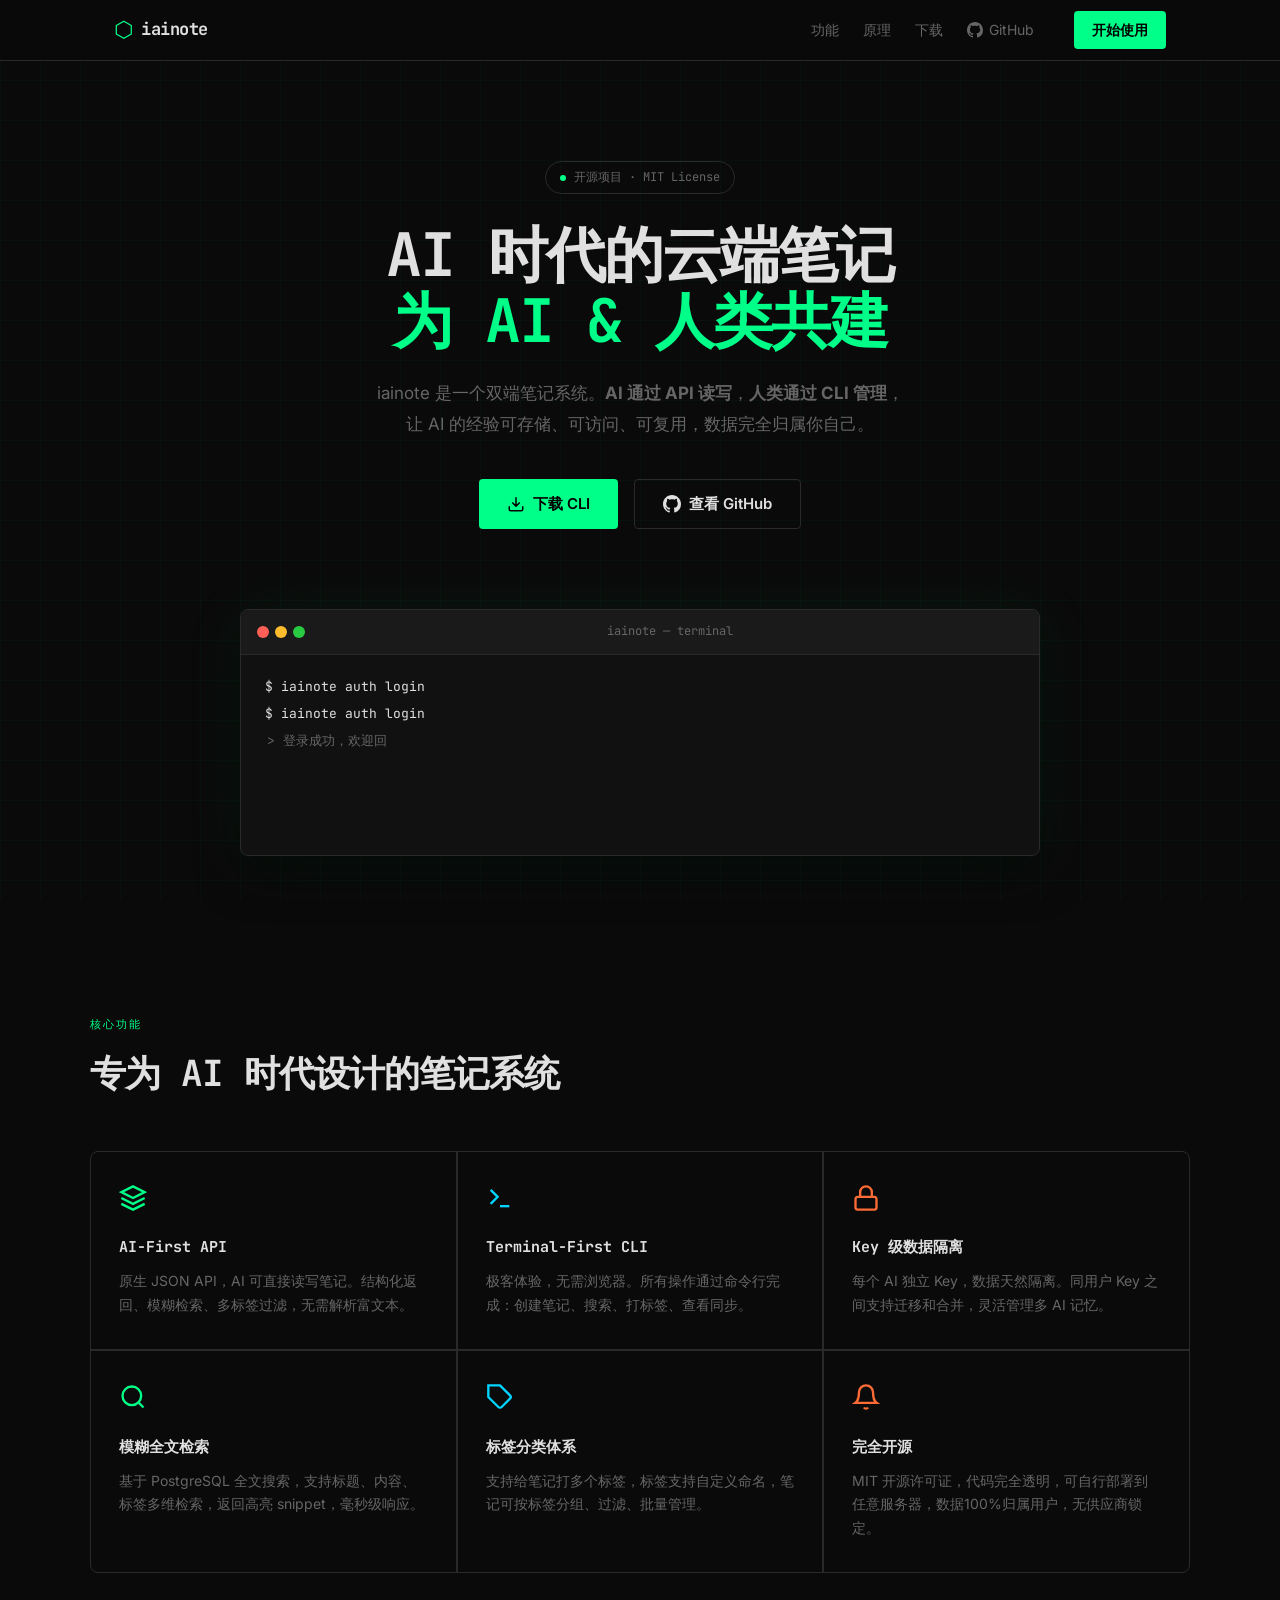
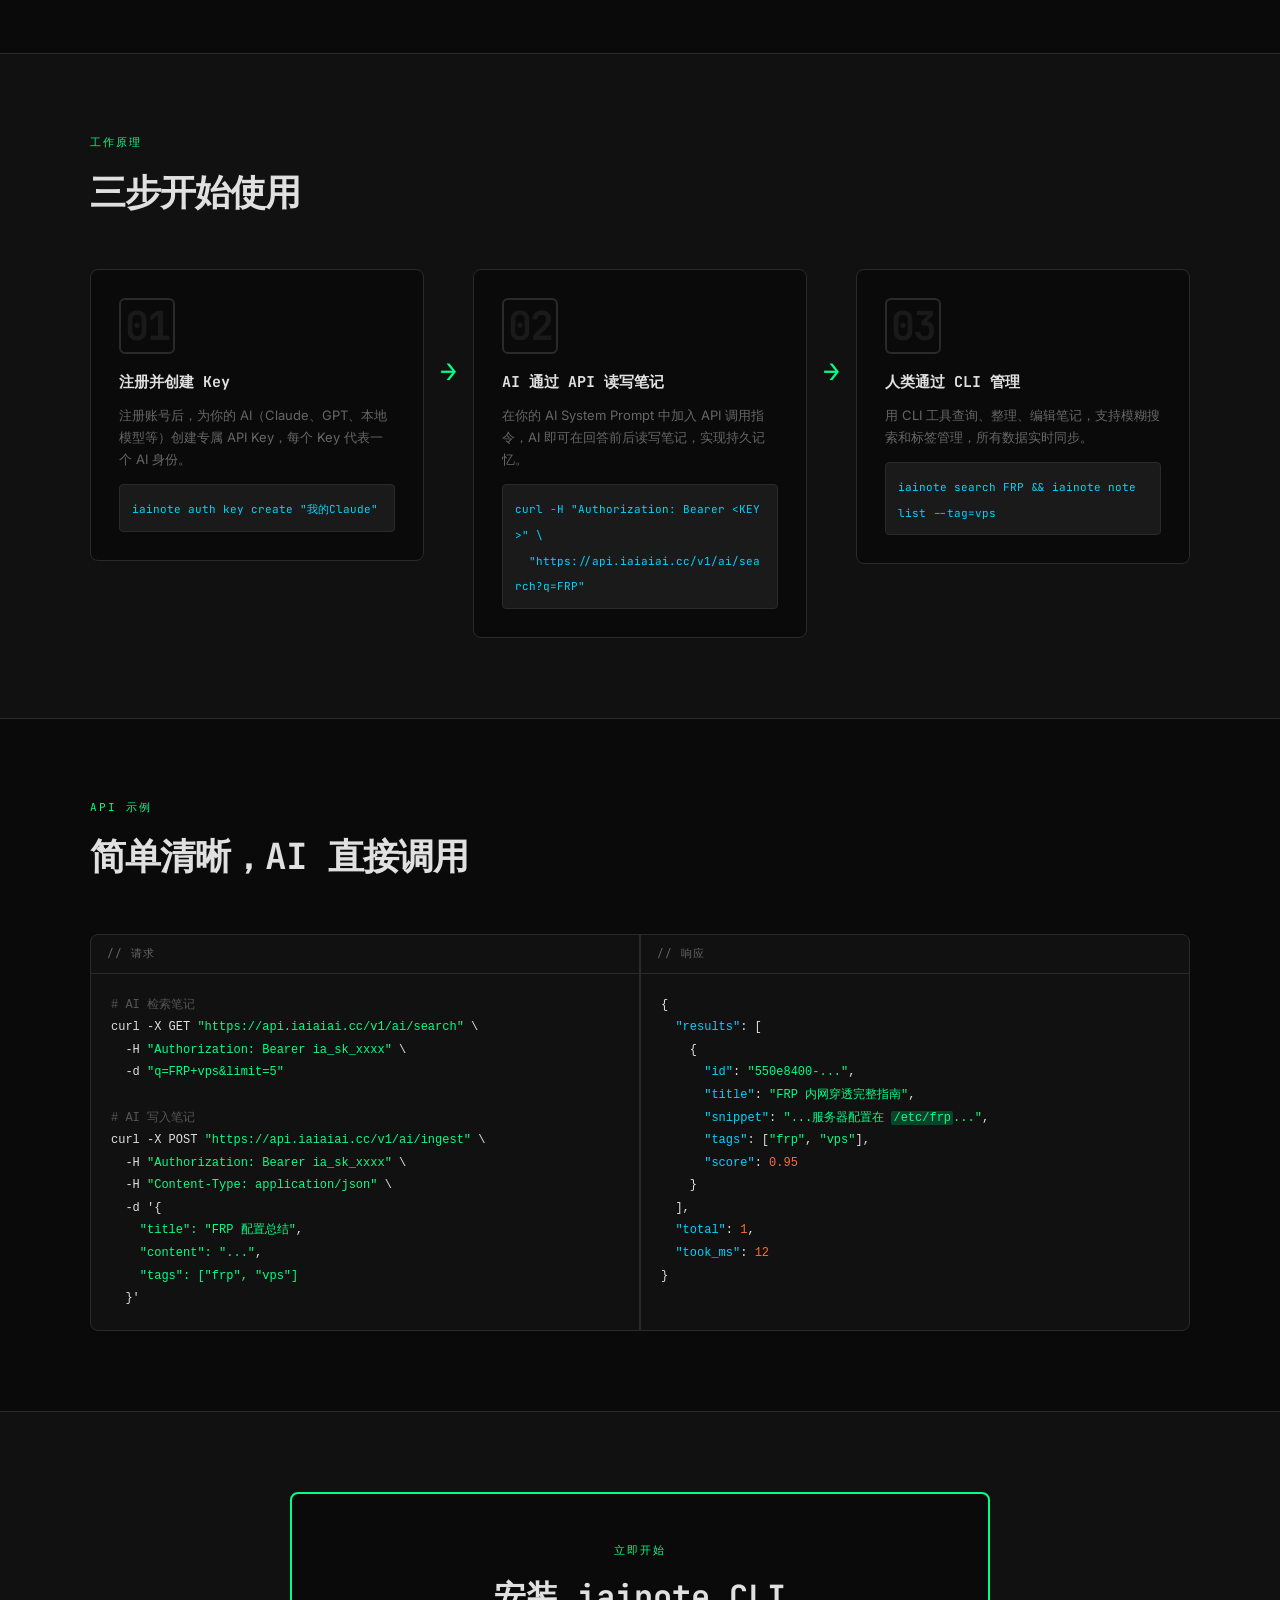
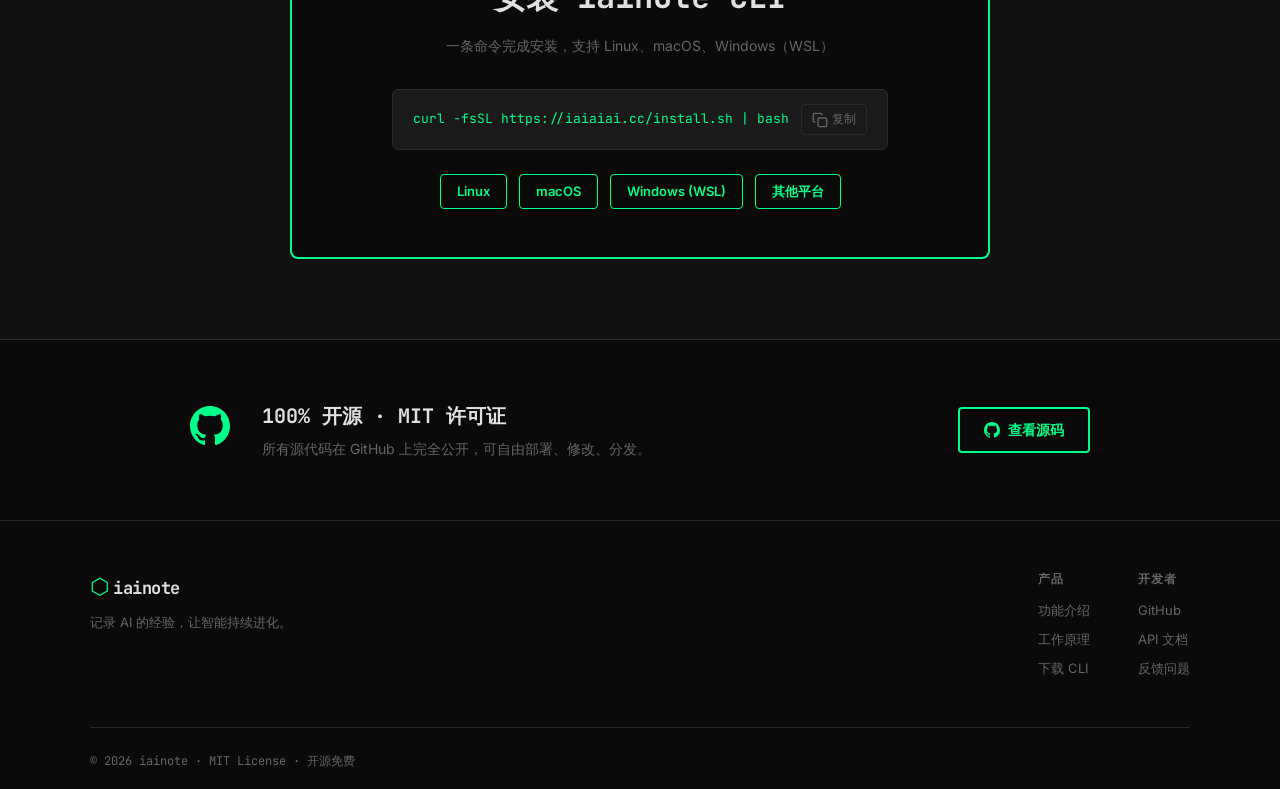
<file: website/index.html>
<!DOCTYPE html>
<html lang="zh-CN">
<head>
  <meta charset="UTF-8">
  <meta name="viewport" content="width=device-width, initial-scale=1.0">
  <title>iainote - AI 时代的云端笔记系统</title>
  <meta name="description" content="为 AI 打造的云端笔记系统。CLI 管理、API 读写、数据隔离、模糊检索。开源免费。安装命令：curl -fsSL https://iaiaiai.cc/install.sh | bash">
  <meta property="og:title" content="iainote - AI-Native Cloud Notes">
  <meta property="og:description" content="记录 AI 的经验，让 AI 和人类共同访问。开源项目。">
  <meta property="og:type" content="website">
  <link rel="icon" type="image/svg+xml" href="data:image/svg+xml,<svg xmlns='http://www.w3.org/2000/svg' viewBox='0 0 32 32'><rect width='32' height='32' fill='%230a0a0a'/><text x='4' y='24' font-size='20' fill='%2300ff88'>i</text></svg>">
  <link rel="preconnect" href="https://fonts.googleapis.com">
  <link rel="preconnect" href="https://fonts.gstatic.com" crossorigin>
  <link href="https://fonts.googleapis.com/css2?family=JetBrains+Mono:wght@400;500;700&family=Inter:wght@400;500;600;700&display=swap" rel="stylesheet">
  <link rel="stylesheet" href="styles/main.css">
</head>
<body>

  <!-- Header -->
  <header class="header">
    <div class="header-inner">
      <a href="/" class="logo">
        <span class="logo-icon">⬡</span>
        <span class="logo-text">iainote</span>
      </a>
      <nav class="nav">
        <a href="#features" class="nav-link">功能</a>
        <a href="#how-it-works" class="nav-link">原理</a>
        <a href="#download" class="nav-link">下载</a>
        <a href="https://github.com/i3xai/iainote" class="nav-link nav-github" target="_blank">
          <svg width="16" height="16" viewBox="0 0 24 24" fill="currentColor">
            <path d="M12 0C5.37 0 0 5.37 0 12c0 5.31 3.435 9.795 8.205 11.385.6.105.825-.255.825-.57 0-.285-.015-1.23-.015-2.235-3.015.555-3.795-.735-4.035-1.41-.135-.345-.72-1.41-1.23-1.695-.42-.225-1.02-.78-.015-.795.945-.015 1.62.87 1.845 1.23 1.08 1.815 2.805 1.305 3.495.99.105-.78.42-1.305.765-1.605-2.67-.3-5.46-1.335-5.46-5.925 0-1.305.465-2.385 1.23-3.225-.12-.3-.54-1.53.12-3.18 0 0 1.005-.315 3.3 1.23.96-.27 1.98-.405 3-.405s2.04.135 3 .405c2.295-1.56 3.3-1.23 3.3-1.23.66 1.65.24 2.88.12 3.18.765.84 1.23 1.905 1.23 3.225 0 4.605-2.805 5.625-5.475 5.925.435.375.81 1.095.81 2.22 0 1.605-.015 2.895-.015 3.3 0 .315.225.69.825.57A12.02 12.02 0 0 0 24 12c0-6.63-5.37-12-12-12z"/>
          </svg>
          GitHub
        </a>
      </nav>
      <a href="#download" class="btn btn-primary">开始使用</a>
    </div>
  </header>

  <!-- Hero -->
  <section class="hero">
    <div class="hero-inner">
      <div class="hero-badge">
        <span class="badge-dot"></span>
        开源项目 · MIT License
      </div>
      <h1 class="hero-title">
        AI 时代的云端笔记<br>
        <span class="hero-title-accent">为 AI & 人类共建</span>
      </h1>
      <p class="hero-sub">
        iainote 是一个双端笔记系统。<strong>AI 通过 API 读写</strong>，<strong>人类通过 CLI 管理</strong>，<br>
        让 AI 的经验可存储、可访问、可复用，数据完全归属你自己。
      </p>
      <div class="hero-cta">
        <a href="#download" class="btn btn-primary btn-lg">
          <svg width="18" height="18" viewBox="0 0 24 24" fill="none" stroke="currentColor" stroke-width="2">
            <path d="M21 15v4a2 2 0 0 1-2 2H5a2 2 0 0 1-2-2v-4M7 10l5 5 5-5M12 15V3"/>
          </svg>
          下载 CLI
        </a>
        <a href="https://github.com/i3xai/iainote" class="btn btn-ghost btn-lg" target="_blank">
          <svg width="18" height="18" viewBox="0 0 24 24" fill="currentColor">
            <path d="M12 0C5.37 0 0 5.37 0 12c0 5.31 3.435 9.795 8.205 11.385.6.105.825-.255.825-.57 0-.285-.015-1.23-.015-2.235-3.015.555-3.795-.735-4.035-1.41-.135-.345-.72-1.41-1.23-1.695-.42-.225-1.02-.78-.015-.795.945-.015 1.62.87 1.845 1.23 1.08 1.815 2.805 1.305 3.495.99.105-.78.42-1.305.765-1.605-2.67-.3-5.46-1.335-5.46-5.925 0-1.305.465-2.385 1.23-3.225-.12-.3-.54-1.53.12-3.18 0 0 1.005-.315 3.3 1.23.96-.27 1.98-.405 3-.405s2.04.135 3 .405c2.295-1.56 3.3-1.23 3.3-1.23.66 1.65.24 2.88.12 3.18.765.84 1.23 1.905 1.23 3.225 0 4.605-2.805 5.625-5.475 5.925.435.375.81 1.095.81 2.22 0 1.605-.015 2.895-.015 3.3 0 .315.225.69.825.57A12.02 12.02 0 0 0 24 12c0-6.63-5.37-12-12-12z"/>
          </svg>
          查看 GitHub
        </a>
      </div>
    </div>
  </section>

  <!-- Terminal Demo -->
  <section class="terminal-section">
    <div class="terminal-section-inner">
      <div class="terminal-window">
        <div class="terminal-bar">
          <div class="terminal-dots">
            <span class="dot dot-red"></span>
            <span class="dot dot-yellow"></span>
            <span class="dot dot-green"></span>
          </div>
          <div class="terminal-title">iainote — terminal</div>
        </div>
        <div class="terminal-body" id="terminal-output">
          <div class="terminal-line line-cmd">$ iainote auth login</div>
          <div class="terminal-line line-out">&gt; 登录成功，欢迎回来！</div>
          <div class="terminal-line line-cmd">$ iainote note new</div>
          <div class="terminal-line line-out">&gt; 标题: FRP 内网穿透完整指南</div>
          <div class="terminal-line line-out">&gt; 标签: frp, vps, 网络配置</div>
          <div class="terminal-line line-out">&gt; 正文: <span class="cursor" id="cursor">|</span></div>
        </div>
      </div>
    </div>
  </section>

  <!-- Features -->
  <section class="features" id="features">
    <div class="features-inner">
      <div class="section-label">核心功能</div>
      <h2 class="section-title">专为 AI 时代设计的笔记系统</h2>
      <div class="features-grid">
        <div class="feature-card">
          <div class="feature-icon">
            <svg width="28" height="28" viewBox="0 0 24 24" fill="none" stroke="#00ff88" stroke-width="2">
              <path d="M12 2L2 7l10 5 10-5-10-5zM2 17l10 5 10-5M2 12l10 5 10-5"/>
            </svg>
          </div>
          <h3 class="feature-title">AI-First API</h3>
          <p class="feature-desc">原生 JSON API，AI 可直接读写笔记。结构化返回、模糊检索、多标签过滤，无需解析富文本。</p>
        </div>
        <div class="feature-card">
          <div class="feature-icon">
            <svg width="28" height="28" viewBox="0 0 24 24" fill="none" stroke="#00d4ff" stroke-width="2">
              <polyline points="4 17 10 11 4 5"/><line x1="12" y1="19" x2="20" y2="19"/>
            </svg>
          </div>
          <h3 class="feature-title">Terminal-First CLI</h3>
          <p class="feature-desc">极客体验，无需浏览器。所有操作通过命令行完成：创建笔记、搜索、打标签、查看同步。</p>
        </div>
        <div class="feature-card">
          <div class="feature-icon">
            <svg width="28" height="28" viewBox="0 0 24 24" fill="none" stroke="#ff6b35" stroke-width="2">
              <rect x="3" y="11" width="18" height="11" rx="2"/><path d="M7 11V7a5 5 0 0 1 10 0v4"/>
            </svg>
          </div>
          <h3 class="feature-title">Key 级数据隔离</h3>
          <p class="feature-desc">每个 AI 独立 Key，数据天然隔离。同用户 Key 之间支持迁移和合并，灵活管理多 AI 记忆。</p>
        </div>
        <div class="feature-card">
          <div class="feature-icon">
            <svg width="28" height="28" viewBox="0 0 24 24" fill="none" stroke="#00ff88" stroke-width="2">
              <circle cx="11" cy="11" r="8"/><line x1="21" y1="21" x2="16.65" y2="16.65"/>
            </svg>
          </div>
          <h3 class="feature-title">模糊全文检索</h3>
          <p class="feature-desc">基于 PostgreSQL 全文搜索，支持标题、内容、标签多维检索，返回高亮 snippet，毫秒级响应。</p>
        </div>
        <div class="feature-card">
          <div class="feature-icon">
            <svg width="28" height="28" viewBox="0 0 24 24" fill="none" stroke="#00d4ff" stroke-width="2">
              <path d="M20.59 13.41l-7.17 7.17a2 2 0 0 1-2.83 0L2 12V2h10l8.59 8.59a2 2 0 0 1 0 2.82z"/><line x1="7" y1="7" x2="7.01" y2="7"/>
            </svg>
          </div>
          <h3 class="feature-title">标签分类体系</h3>
          <p class="feature-desc">支持给笔记打多个标签，标签支持自定义命名，笔记可按标签分组、过滤、批量管理。</p>
        </div>
        <div class="feature-card">
          <div class="feature-icon">
            <svg width="28" height="28" viewBox="0 0 24 24" fill="none" stroke="#ff6b35" stroke-width="2">
              <path d="M18 8A6 6 0 0 0 6 8c0 7-3 9-3 9h18s-3-2-3-9"/><path d="M13.73 21a2 2 0 0 1-3.46 0"/>
            </svg>
          </div>
          <h3 class="feature-title">完全开源</h3>
          <p class="feature-desc">MIT 开源许可证，代码完全透明，可自行部署到任意服务器，数据100%归属用户，无供应商锁定。</p>
        </div>
      </div>
    </div>
  </section>

  <!-- How it Works -->
  <section class="how-it-works" id="how-it-works">
    <div class="how-it-works-inner">
      <div class="section-label">工作原理</div>
      <h2 class="section-title">三步开始使用</h2>
      <div class="steps">
        <div class="step">
          <div class="step-num">01</div>
          <div class="step-content">
            <h3 class="step-title">注册并创建 Key</h3>
            <p class="step-desc">注册账号后，为你的 AI（Claude、GPT、本地模型等）创建专属 API Key，每个 Key 代表一个 AI 身份。</p>
            <div class="step-code">
              <code>iainote auth key create "我的Claude"</code>
            </div>
          </div>
        </div>
        <div class="step-connector">→</div>
        <div class="step">
          <div class="step-num">02</div>
          <div class="step-content">
            <h3 class="step-title">AI 通过 API 读写笔记</h3>
            <p class="step-desc">在你的 AI System Prompt 中加入 API 调用指令，AI 即可在回答前后读写笔记，实现持久记忆。</p>
            <div class="step-code">
              <code>curl -H "Authorization: Bearer &lt;KEY&gt;" \<br>&nbsp;&nbsp;"https://api.iaiaiai.cc/v1/ai/search?q=FRP"</code>
            </div>
          </div>
        </div>
        <div class="step-connector">→</div>
        <div class="step">
          <div class="step-num">03</div>
          <div class="step-content">
            <h3 class="step-title">人类通过 CLI 管理</h3>
            <p class="step-desc">用 CLI 工具查询、整理、编辑笔记，支持模糊搜索和标签管理，所有数据实时同步。</p>
            <div class="step-code">
              <code>iainote search FRP &amp;&amp; iainote note list --tag=vps</code>
            </div>
          </div>
        </div>
      </div>
    </div>
  </section>

  <!-- Code Example -->
  <section class="code-example">
    <div class="code-example-inner">
      <div class="section-label">API 示例</div>
      <h2 class="section-title">简单清晰，AI 直接调用</h2>
      <div class="code-split">
        <div class="code-panel">
          <div class="code-panel-label">// 请求</div>
          <pre class="code-block"><code><span class="code-comment"># AI 检索笔记</span>
curl -X GET <span class="code-str">"https://api.iaiaiai.cc/v1/ai/search"</span> \
  -H <span class="code-str">"Authorization: Bearer ia_sk_xxxx"</span> \
  -d <span class="code-str">"q=FRP+vps&limit=5"</span>

<span class="code-comment"># AI 写入笔记</span>
curl -X POST <span class="code-str">"https://api.iaiaiai.cc/v1/ai/ingest"</span> \
  -H <span class="code-str">"Authorization: Bearer ia_sk_xxxx"</span> \
  -H <span class="code-str">"Content-Type: application/json"</span> \
  -d '{
    <span class="code-str">"title": "FRP 配置总结"</span>,
    <span class="code-str">"content": "..."</span>,
    <span class="code-str">"tags": ["frp", "vps"]</span>
  }'</code></pre>
        </div>
        <div class="code-panel">
          <div class="code-panel-label">// 响应</div>
          <pre class="code-block"><code>{
  <span class="code-key">"results"</span>: [
    {
      <span class="code-key">"id"</span>: <span class="code-str">"550e8400-..."</span>,
      <span class="code-key">"title"</span>: <span class="code-str">"FRP 内网穿透完整指南"</span>,
      <span class="code-key">"snippet"</span>: <span class="code-str">"...服务器配置在 <mark>/etc/frp</mark>..."</span>,
      <span class="code-key">"tags"</span>: [<span class="code-str">"frp"</span>, <span class="code-str">"vps"</span>],
      <span class="code-key">"score"</span>: <span class="code-num">0.95</span>
    }
  ],
  <span class="code-key">"total"</span>: <span class="code-num">1</span>,
  <span class="code-key">"took_ms"</span>: <span class="code-num">12</span>
}</code></pre>
        </div>
      </div>
    </div>
  </section>

  <!-- Download CTA -->
  <section class="download-cta" id="download">
    <div class="download-cta-inner">
      <div class="download-box">
        <div class="section-label">立即开始</div>
        <h2 class="download-title">安装 iainote CLI</h2>
        <p class="download-desc">一条命令完成安装，支持 Linux、macOS、Windows（WSL）</p>
        <div class="install-block">
          <div class="install-cmd">
            <code id="install-cmd">curl -fsSL https://iaiaiai.cc/install.sh | bash</code>
            <button class="copy-btn" onclick="copyInstall()">
              <svg width="16" height="16" viewBox="0 0 24 24" fill="none" stroke="currentColor" stroke-width="2">
                <rect x="9" y="9" width="13" height="13" rx="2"/><path d="M5 15H4a2 2 0 0 1-2-2V4a2 2 0 0 1 2-2h9a2 2 0 0 1 2 2v1"/>
              </svg>
              复制
            </button>
          </div>
        </div>
        <div class="platform-btns">
          <a href="download.html#linux" class="btn btn-outline">Linux</a>
          <a href="download.html#macos" class="btn btn-outline">macOS</a>
          <a href="download.html#windows" class="btn btn-outline">Windows (WSL)</a>
          <a href="download.html" class="btn btn-outline">其他平台</a>
        </div>
      </div>
    </div>
  </section>

  <!-- Open Source Banner -->
  <section class="oss-banner">
    <div class="oss-banner-inner">
      <div class="oss-icon">
        <svg width="40" height="40" viewBox="0 0 24 24" fill="#00ff88">
          <path d="M12 0C5.37 0 0 5.37 0 12c0 5.31 3.435 9.795 8.205 11.385.6.105.825-.255.825-.57 0-.285-.015-1.23-.015-2.235-3.015.555-3.795-.735-4.035-1.41-.135-.345-.72-1.41-1.23-1.695-.42-.225-1.02-.78-.015-.795.945-.015 1.62.87 1.845 1.23 1.08 1.815 2.805 1.305 3.495.99.105-.78.42-1.305.765-1.605-2.67-.3-5.46-1.335-5.46-5.925 0-1.305.465-2.385 1.23-3.225-.12-.3-.54-1.53.12-3.18 0 0 1.005-.315 3.3 1.23.96-.27 1.98-.405 3-.405s2.04.135 3 .405c2.295-1.56 3.3-1.23 3.3-1.23.66 1.65.24 2.88.12 3.18.765.84 1.23 1.905 1.23 3.225 0 4.605-2.805 5.625-5.475 5.925.435.375.81 1.095.81 2.22 0 1.605-.015 2.895-.015 3.3 0 .315.225.69.825.57A12.02 12.02 0 0 0 24 12c0-6.63-5.37-12-12-12z"/>
        </svg>
      </div>
      <div class="oss-text">
        <h3>100% 开源 · MIT 许可证</h3>
        <p>所有源代码在 GitHub 上完全公开，可自由部署、修改、分发。</p>
      </div>
      <a href="https://github.com/i3xai/iainote" class="btn btn-outline-green" target="_blank">
        <svg width="16" height="16" viewBox="0 0 24 24" fill="currentColor">
          <path d="M12 0C5.37 0 0 5.37 0 12c0 5.31 3.435 9.795 8.205 11.385.6.105.825-.255.825-.57 0-.285-.015-1.23-.015-2.235-3.015.555-3.795-.735-4.035-1.41-.135-.345-.72-1.41-1.23-1.695-.42-.225-1.02-.78-.015-.795.945-.015 1.62.87 1.845 1.23 1.08 1.815 2.805 1.305 3.495.99.105-.78.42-1.305.765-1.605-2.67-.3-5.46-1.335-5.46-5.925 0-1.305.465-2.385 1.23-3.225-.12-.3-.54-1.53.12-3.18 0 0 1.005-.315 3.3 1.23.96-.27 1.98-.405 3-.405s2.04.135 3 .405c2.295-1.56 3.3-1.23 3.3-1.23.66 1.65.24 2.88.12 3.18.765.84 1.23 1.905 1.23 3.225 0 4.605-2.805 5.625-5.475 5.925.435.375.81 1.095.81 2.22 0 1.605-.015 2.895-.015 3.3 0 .315.225.69.825.57A12.02 12.02 0 0 0 24 12c0-6.63-5.37-12-12-12z"/>
        </svg>
        查看源码
      </a>
    </div>
  </section>

  <!-- Footer -->
  <footer class="footer">
    <div class="footer-inner">
      <div class="footer-brand">
        <span class="logo-icon">⬡</span>
        <span class="logo-text">iainote</span>
        <p class="footer-tagline">记录 AI 的经验，让智能持续进化。</p>
      </div>
      <div class="footer-links">
        <div class="footer-col">
          <h4>产品</h4>
          <a href="#features">功能介绍</a>
          <a href="#how-it-works">工作原理</a>
          <a href="#download">下载 CLI</a>
        </div>
        <div class="footer-col">
          <h4>开发者</h4>
          <a href="https://github.com/i3xai/iainote" target="_blank">GitHub</a>
          <a href="docs.html">API 文档</a>
          <a href="https://github.com/i3xai/iainote/issues" target="_blank">反馈问题</a>
        </div>
      </div>
    </div>
    <div class="footer-bottom">
      <span>© 2026 iainote · MIT License · 开源免费</span>
    </div>
  </footer>

  <script src="scripts/main.js"></script>
</body>
</html>
</file>
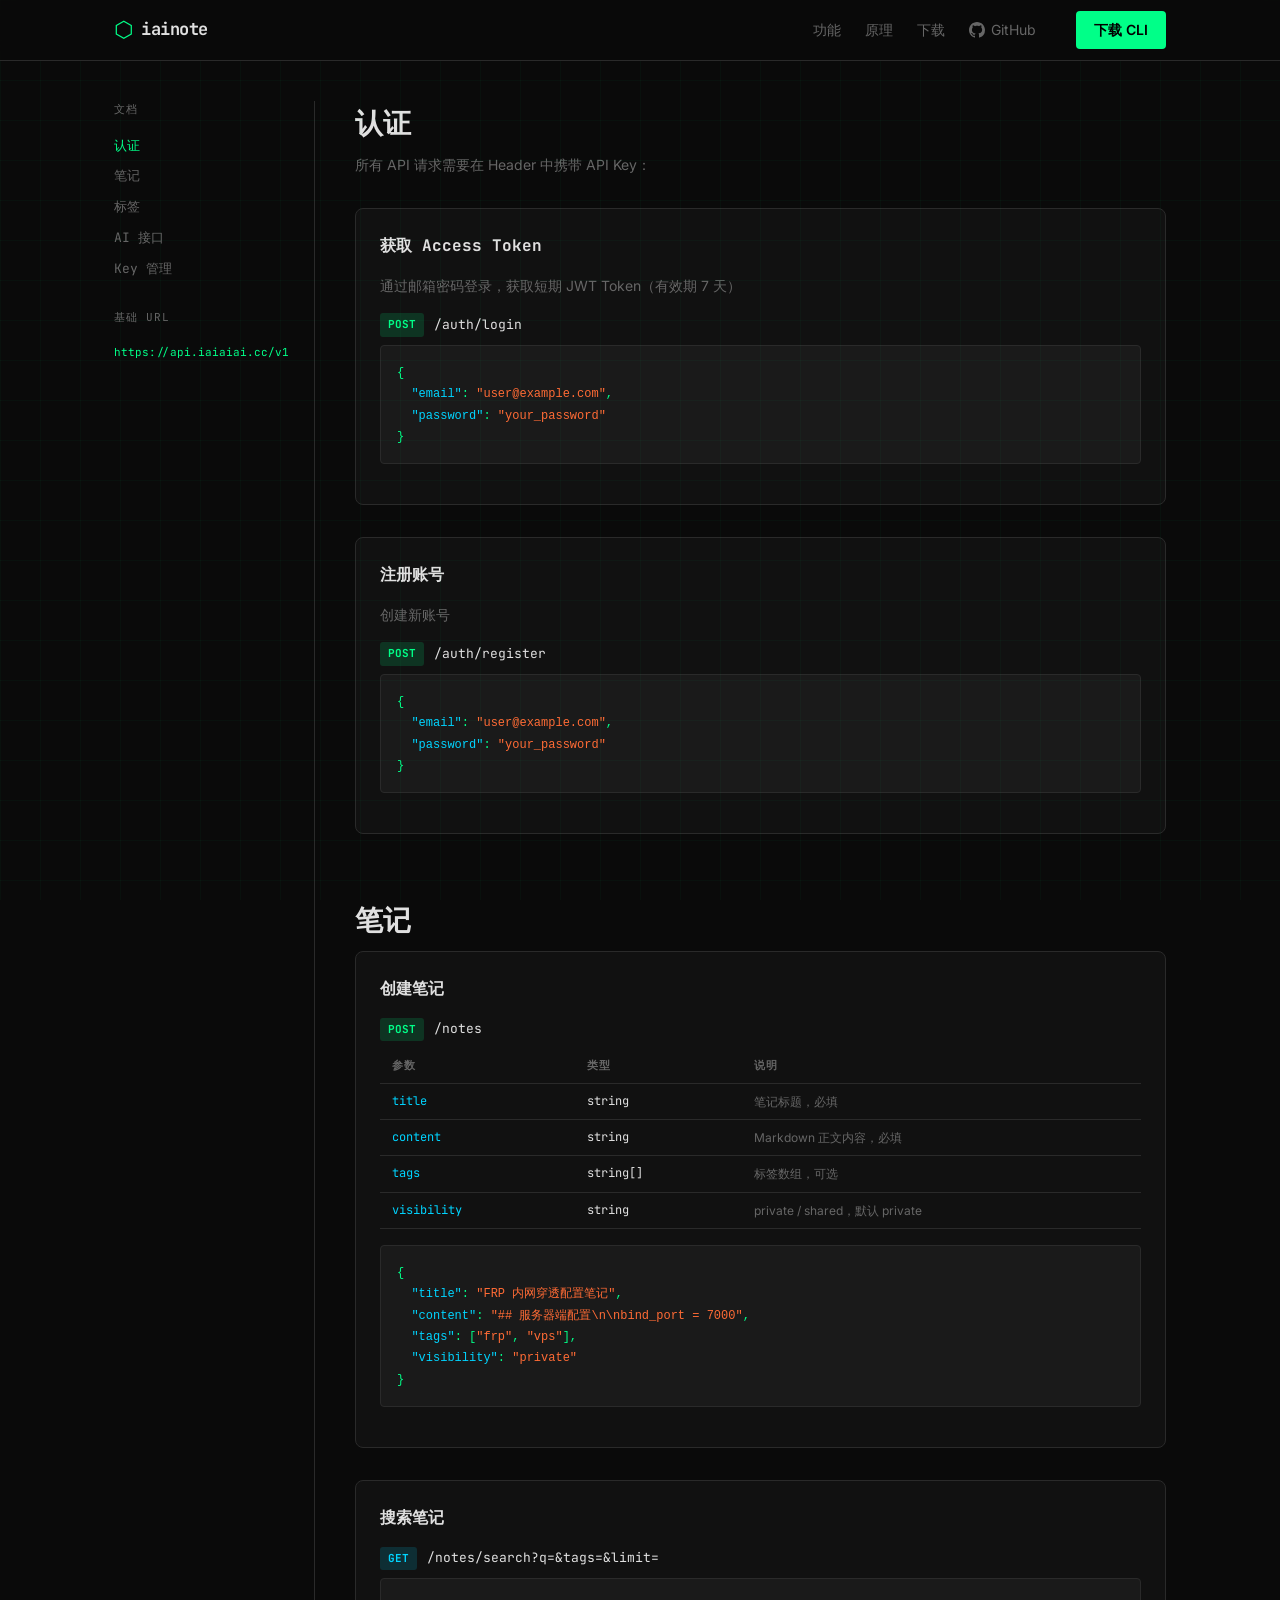
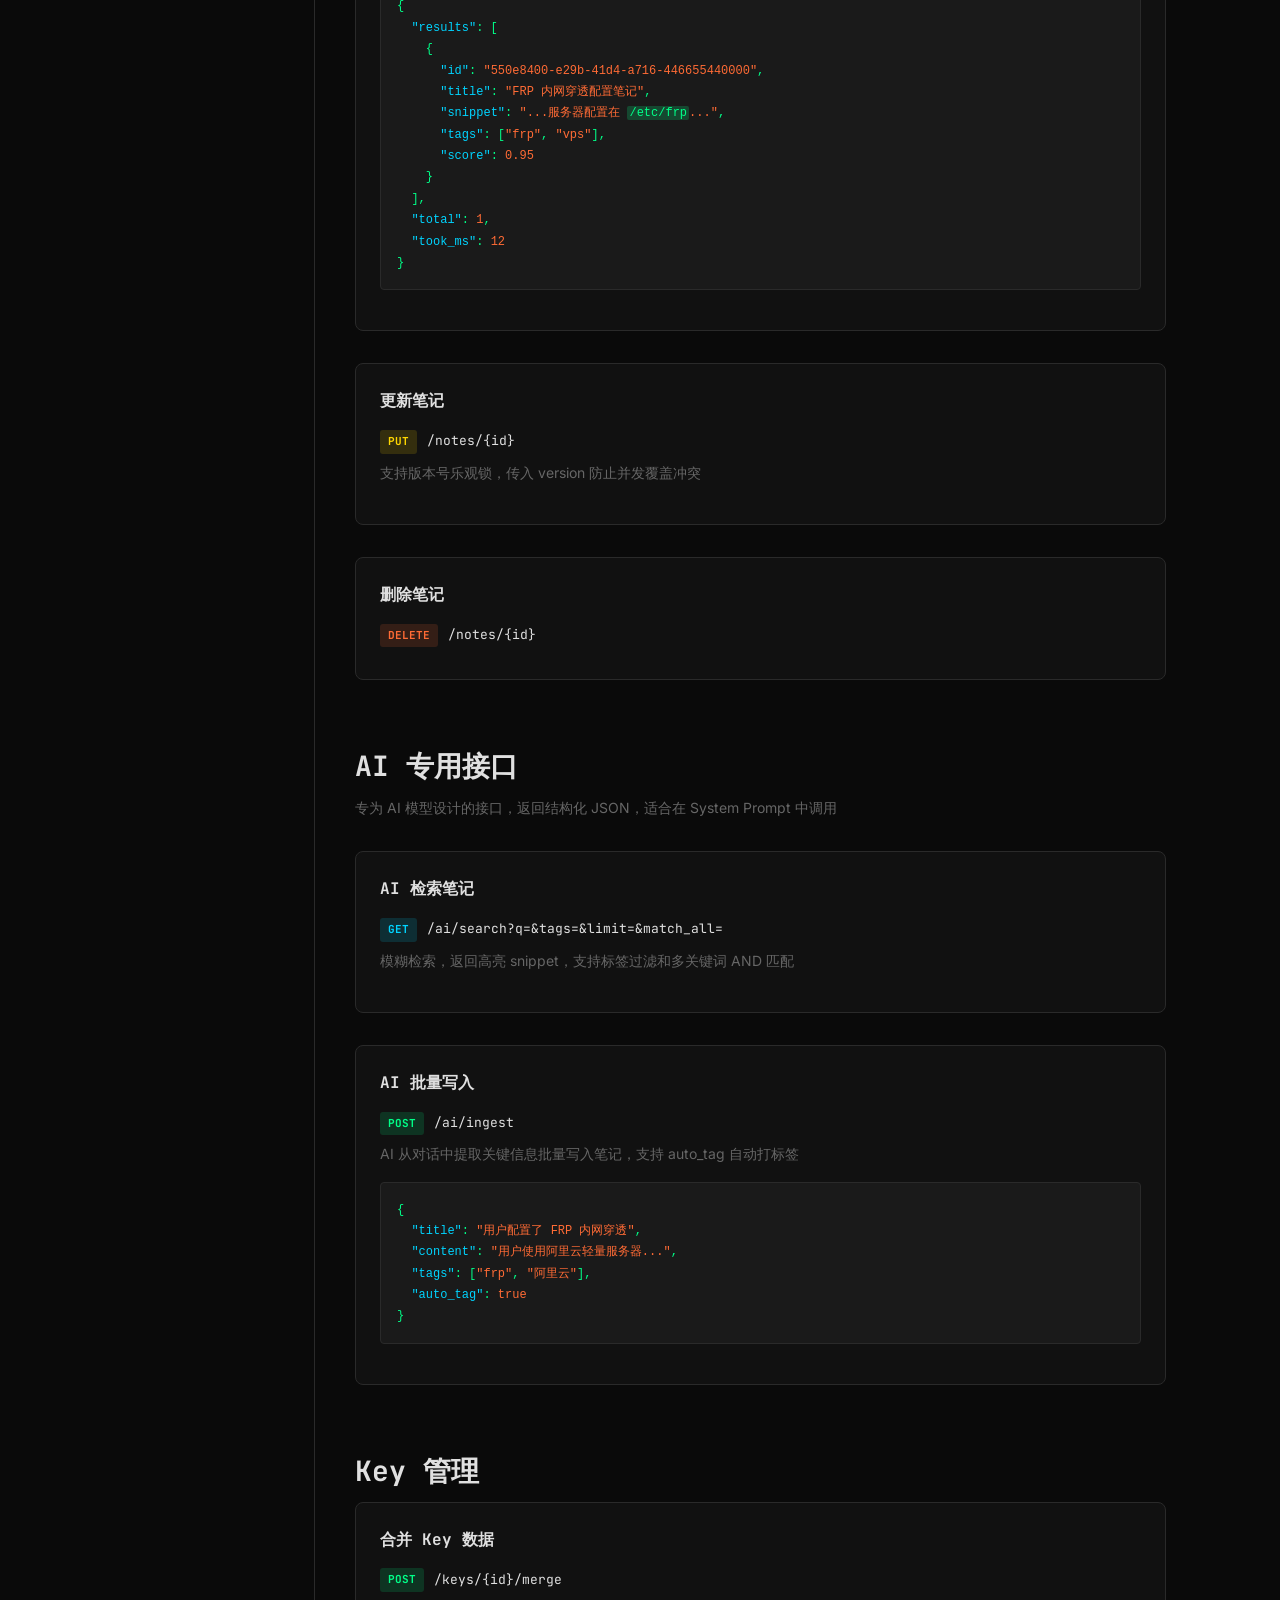
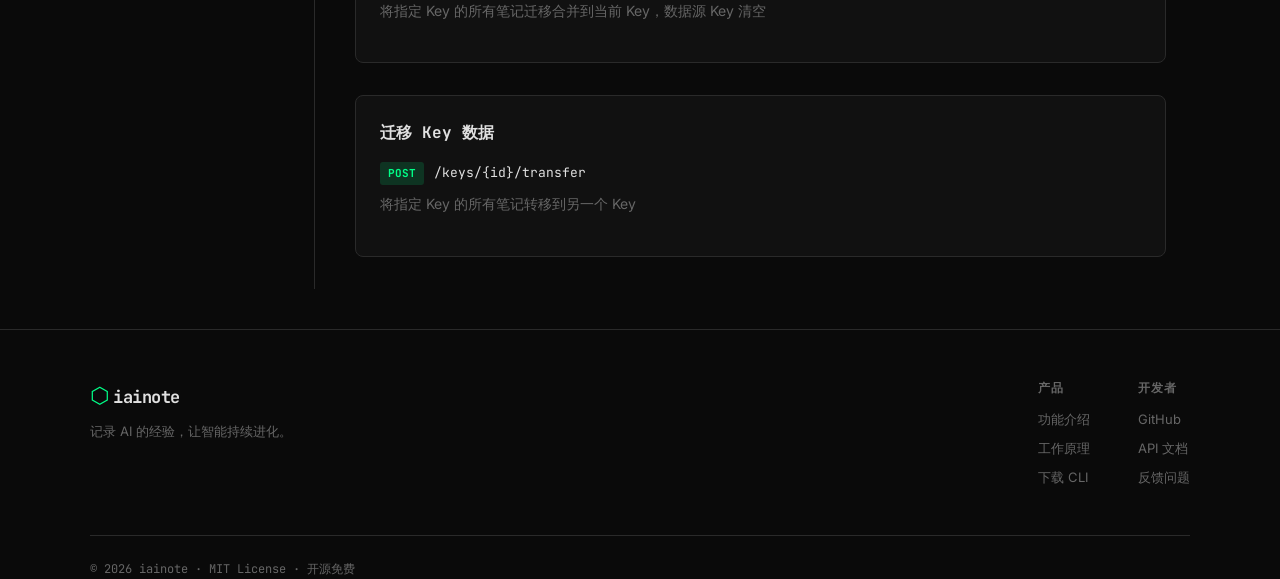
<file: website/docs.html>
<!DOCTYPE html>
<html lang="zh-CN">
<head>
  <meta charset="UTF-8">
  <meta name="viewport" content="width=device-width, initial-scale=1.0">
  <title>iainote API 文档</title>
  <meta name="description" content="iainote API 完整文档 - AI-First 云端笔记系统 REST API">
  <link rel="icon" type="image/svg+xml" href="data:image/svg+xml,<svg xmlns='http://www.w3.org/2000/svg' viewBox='0 0 32 32'><rect width='32' height='32' fill='%230a0a0a'/><text x='4' y='24' font-size='20' fill='%2300ff88'>i</text></svg>">
  <link rel="preconnect" href="https://fonts.googleapis.com">
  <link rel="preconnect" href="https://fonts.gstatic.com" crossorigin>
  <link href="https://fonts.googleapis.com/css2?family=JetBrains+Mono:wght@400;500;700&family=Inter:wght@400;500;600;700&display=swap" rel="stylesheet">
  <link rel="stylesheet" href="styles/main.css">
  <style>
    .docs-layout { display: flex; gap: 0; max-width: 1100px; margin: 0 auto; padding: 40px 24px; }
    .docs-sidebar { width: 200px; flex-shrink: 0; position: sticky; top: 80px; height: fit-content; }
    .docs-content { flex: 1; min-width: 0; padding-left: 40px; border-left: 1px solid var(--border); }
    .sidebar-title { font-size: 11px; text-transform: uppercase; letter-spacing: 1px; color: var(--text-dim); margin-bottom: 12px; font-family: var(--font-mono); }
    .sidebar-link { display: block; font-size: 13px; color: var(--text-dim); text-decoration: none; padding: 5px 0; transition: color 0.15s; font-family: var(--font-mono); }
    .sidebar-link:hover, .sidebar-link.active { color: var(--green); }
    .api-endpoint { display: flex; align-items: center; gap: 10px; margin-bottom: 8px; }
    .method-badge { font-family: var(--font-mono); font-size: 11px; font-weight: 700; padding: 3px 8px; border-radius: 3px; }
    .method-get { background: rgba(0,212,255,0.15); color: var(--blue); }
    .method-post { background: rgba(0,255,136,0.15); color: var(--green); }
    .method-delete { background: rgba(255,107,53,0.15); color: var(--orange); }
    .method-put { background: rgba(255,215,0,0.15); color: #ffd700; }
    .endpoint-path { font-family: var(--font-mono); font-size: 13px; color: var(--text); }
    .api-block { background: var(--bg2); border: 1px solid var(--border); border-radius: 8px; padding: 24px; margin-bottom: 32px; }
    .api-block h3 { font-family: var(--font-mono); font-size: 16px; margin-bottom: 16px; }
    .api-block .desc { font-size: 14px; color: var(--text-dim); margin-bottom: 16px; }
    .api-block pre { background: var(--bg3); border: 1px solid var(--border); border-radius: 4px; padding: 16px; font-family: var(--font-mono); font-size: 12px; line-height: 1.7; overflow-x: auto; margin-bottom: 16px; }
    .api-block code { color: var(--green); }
    .api-block .code-key { color: var(--blue); }
    .api-block .code-num { color: var(--orange); }
    .param-table { width: 100%; border-collapse: collapse; font-size: 13px; }
    .param-table th { text-align: left; font-family: var(--font-mono); font-size: 11px; text-transform: uppercase; letter-spacing: 1px; color: var(--text-dim); padding: 8px 12px; border-bottom: 1px solid var(--border); }
    .param-table td { padding: 8px 12px; border-bottom: 1px solid var(--border); font-family: var(--font-mono); font-size: 12px; }
    .param-table td:first-child { color: var(--blue); }
    .param-table .param-desc { font-family: var(--font-ui); color: var(--text-dim); font-size: 12px; }
    @media (max-width: 700px) { .docs-sidebar { display: none; } .docs-content { padding-left: 0; border-left: none; } }
  </style>
</head>
<body>

  <!-- Header -->
  <header class="header">
    <div class="header-inner">
      <a href="index.html" class="logo">
        <span class="logo-icon">⬡</span>
        <span class="logo-text">iainote</span>
      </a>
      <nav class="nav">
        <a href="index.html#features" class="nav-link">功能</a>
        <a href="index.html#how-it-works" class="nav-link">原理</a>
        <a href="download.html" class="nav-link">下载</a>
        <a href="https://github.com/i3xai/iainote" class="nav-link nav-github" target="_blank">
          <svg width="16" height="16" viewBox="0 0 24 24" fill="currentColor"><path d="M12 0C5.37 0 0 5.37 0 12c0 5.31 3.435 9.795 8.205 11.385.6.105.825-.255.825-.57 0-.285-.015-1.23-.015-2.235-3.015.555-3.795-.735-4.035-1.41-.135-.345-.72-1.41-1.23-1.695-.42-.225-1.02-.78-.015-.795.945-.015 1.62.87 1.845 1.23 1.08 1.815 2.805 1.305 3.495.99.105-.78.42-1.305.765-1.605-2.67-.3-5.46-1.335-5.46-5.925 0-1.305.465-2.385 1.23-3.225-.12-.3-.54-1.53.12-3.18 0 0 1.005-.315 3.3 1.23.96-.27 1.98-.405 3-.405s2.04.135 3 .405c2.295-1.56 3.3-1.23 3.3-1.23.66 1.65.24 2.88.12 3.18.765.84 1.23 1.905 1.23 3.225 0 4.605-2.805 5.625-5.475 5.925.435.375.81 1.095.81 2.22 0 1.605-.015 2.895-.015 3.3 0 .315.225.69.825.57A12.02 12.02 0 0 0 24 12c0-6.63-5.37-12-12-12z"/></svg>
          GitHub
        </a>
      </nav>
      <a href="download.html" class="btn btn-primary">下载 CLI</a>
    </div>
  </header>

  <div class="docs-layout">
    <!-- Sidebar -->
    <aside class="docs-sidebar">
      <div class="sidebar-title">文档</div>
      <a href="#auth" class="sidebar-link active">认证</a>
      <a href="#notes" class="sidebar-link">笔记</a>
      <a href="#tags" class="sidebar-link">标签</a>
      <a href="#ai" class="sidebar-link">AI 接口</a>
      <a href="#keys" class="sidebar-link">Key 管理</a>

      <div class="sidebar-title" style="margin-top:24px;">基础 URL</div>
      <code style="font-size:11px;color:var(--green);font-family:var(--font-mono);">https://api.iaiaiai.cc/v1</code>
    </aside>

    <!-- Content -->
    <main class="docs-content">

      <!-- Auth -->
      <section id="auth">
        <h2 style="font-family:var(--font-mono);font-size:28px;margin-bottom:8px;">认证</h2>
        <p style="color:var(--text-dim);font-size:14px;margin-bottom:32px;">所有 API 请求需要在 Header 中携带 API Key：</p>

        <div class="api-block">
          <h3>获取 Access Token</h3>
          <p class="desc">通过邮箱密码登录，获取短期 JWT Token（有效期 7 天）</p>
          <div class="api-endpoint">
            <span class="method-badge method-post">POST</span>
            <span class="endpoint-path">/auth/login</span>
          </div>
          <pre><code>{
  <span class="code-key">"email"</span>: <span class="code-num">"user@example.com"</span>,
  <span class="code-key">"password"</span>: <span class="code-num">"your_password"</span>
}</code></pre>
        </div>

        <div class="api-block">
          <h3>注册账号</h3>
          <p class="desc">创建新账号</p>
          <div class="api-endpoint">
            <span class="method-badge method-post">POST</span>
            <span class="endpoint-path">/auth/register</span>
          </div>
          <pre><code>{
  <span class="code-key">"email"</span>: <span class="code-num">"user@example.com"</span>,
  <span class="code-key">"password"</span>: <span class="code-num">"your_password"</span>
}</code></pre>
        </div>
      </section>

      <!-- Notes -->
      <section id="notes" style="margin-top:64px;">
        <h2 style="font-family:var(--font-mono);font-size:28px;margin-bottom:8px;">笔记</h2>

        <div class="api-block">
          <h3>创建笔记</h3>
          <div class="api-endpoint">
            <span class="method-badge method-post">POST</span>
            <span class="endpoint-path">/notes</span>
          </div>
          <table class="param-table" style="margin-bottom:16px;">
            <tr><th>参数</th><th>类型</th><th>说明</th></tr>
            <tr><td>title</td><td>string</td><td class="param-desc">笔记标题，必填</td></tr>
            <tr><td>content</td><td>string</td><td class="param-desc">Markdown 正文内容，必填</td></tr>
            <tr><td>tags</td><td>string[]</td><td class="param-desc">标签数组，可选</td></tr>
            <tr><td>visibility</td><td>string</td><td class="param-desc">private / shared，默认 private</td></tr>
          </table>
          <pre><code>{
  <span class="code-key">"title"</span>: <span class="code-num">"FRP 内网穿透配置笔记"</span>,
  <span class="code-key">"content"</span>: <span class="code-num">"## 服务器端配置\n\nbind_port = 7000"</span>,
  <span class="code-key">"tags"</span>: [<span class="code-num">"frp"</span>, <span class="code-num">"vps"</span>],
  <span class="code-key">"visibility"</span>: <span class="code-num">"private"</span>
}</code></pre>
        </div>

        <div class="api-block">
          <h3>搜索笔记</h3>
          <div class="api-endpoint">
            <span class="method-badge method-get">GET</span>
            <span class="endpoint-path">/notes/search?q=&tags=&limit=</span>
          </div>
          <pre><code>{
  <span class="code-key">"results"</span>: [
    {
      <span class="code-key">"id"</span>: <span class="code-num">"550e8400-e29b-41d4-a716-446655440000"</span>,
      <span class="code-key">"title"</span>: <span class="code-num">"FRP 内网穿透配置笔记"</span>,
      <span class="code-key">"snippet"</span>: <span class="code-num">"...服务器配置在 <mark>/etc/frp</mark>..."</span>,
      <span class="code-key">"tags"</span>: [<span class="code-num">"frp"</span>, <span class="code-num">"vps"</span>],
      <span class="code-key">"score"</span>: <span class="code-num">0.95</span>
    }
  ],
  <span class="code-key">"total"</span>: <span class="code-num">1</span>,
  <span class="code-key">"took_ms"</span>: <span class="code-num">12</span>
}</code></pre>
        </div>

        <div class="api-block">
          <h3>更新笔记</h3>
          <div class="api-endpoint">
            <span class="method-badge method-put">PUT</span>
            <span class="endpoint-path">/notes/{id}</span>
          </div>
          <p class="desc">支持版本号乐观锁，传入 version 防止并发覆盖冲突</p>
        </div>

        <div class="api-block">
          <h3>删除笔记</h3>
          <div class="api-endpoint">
            <span class="method-badge method-delete">DELETE</span>
            <span class="endpoint-path">/notes/{id}</span>
          </div>
        </div>
      </section>

      <!-- AI -->
      <section id="ai" style="margin-top:64px;">
        <h2 style="font-family:var(--font-mono);font-size:28px;margin-bottom:8px;">AI 专用接口</h2>
        <p style="color:var(--text-dim);font-size:14px;margin-bottom:32px;">专为 AI 模型设计的接口，返回结构化 JSON，适合在 System Prompt 中调用</p>

        <div class="api-block">
          <h3>AI 检索笔记</h3>
          <div class="api-endpoint">
            <span class="method-badge method-get">GET</span>
            <span class="endpoint-path">/ai/search?q=&tags=&limit=&match_all=</span>
          </div>
          <p class="desc">模糊检索，返回高亮 snippet，支持标签过滤和多关键词 AND 匹配</p>
        </div>

        <div class="api-block">
          <h3>AI 批量写入</h3>
          <div class="api-endpoint">
            <span class="method-badge method-post">POST</span>
            <span class="endpoint-path">/ai/ingest</span>
          </div>
          <p class="desc">AI 从对话中提取关键信息批量写入笔记，支持 auto_tag 自动打标签</p>
          <pre><code>{
  <span class="code-key">"title"</span>: <span class="code-num">"用户配置了 FRP 内网穿透"</span>,
  <span class="code-key">"content"</span>: <span class="code-num">"用户使用阿里云轻量服务器..."</span>,
  <span class="code-key">"tags"</span>: [<span class="code-num">"frp"</span>, <span class="code-num">"阿里云"</span>],
  <span class="code-key">"auto_tag"</span>: <span class="code-num">true</span>
}</code></pre>
        </div>
      </section>

      <!-- Keys -->
      <section id="keys" style="margin-top:64px;">
        <h2 style="font-family:var(--font-mono);font-size:28px;margin-bottom:8px;">Key 管理</h2>

        <div class="api-block">
          <h3>合并 Key 数据</h3>
          <div class="api-endpoint">
            <span class="method-badge method-post">POST</span>
            <span class="endpoint-path">/keys/{id}/merge</span>
          </div>
          <p class="desc">将指定 Key 的所有笔记迁移合并到当前 Key，数据源 Key 清空</p>
        </div>

        <div class="api-block">
          <h3>迁移 Key 数据</h3>
          <div class="api-endpoint">
            <span class="method-badge method-post">POST</span>
            <span class="endpoint-path">/keys/{id}/transfer</span>
          </div>
          <p class="desc">将指定 Key 的所有笔记转移到另一个 Key</p>
        </div>
      </section>

    </main>
  </div>

  <!-- Footer -->
  <footer class="footer">
    <div class="footer-inner">
      <div class="footer-brand">
        <span class="logo-icon">⬡</span>
        <span class="logo-text">iainote</span>
        <p class="footer-tagline">记录 AI 的经验，让智能持续进化。</p>
      </div>
      <div class="footer-links">
        <div class="footer-col">
          <h4>产品</h4>
          <a href="index.html#features">功能介绍</a>
          <a href="index.html#how-it-works">工作原理</a>
          <a href="download.html">下载 CLI</a>
        </div>
        <div class="footer-col">
          <h4>开发者</h4>
          <a href="https://github.com/i3xai/iainote" target="_blank">GitHub</a>
          <a href="docs.html">API 文档</a>
          <a href="https://github.com/i3xai/iainote/issues" target="_blank">反馈问题</a>
        </div>
      </div>
    </div>
    <div class="footer-bottom">
      <span>© 2026 iainote · MIT License · 开源免费</span>
    </div>
  </footer>

  <script src="scripts/main.js"></script>
</body>
</html>
</file>
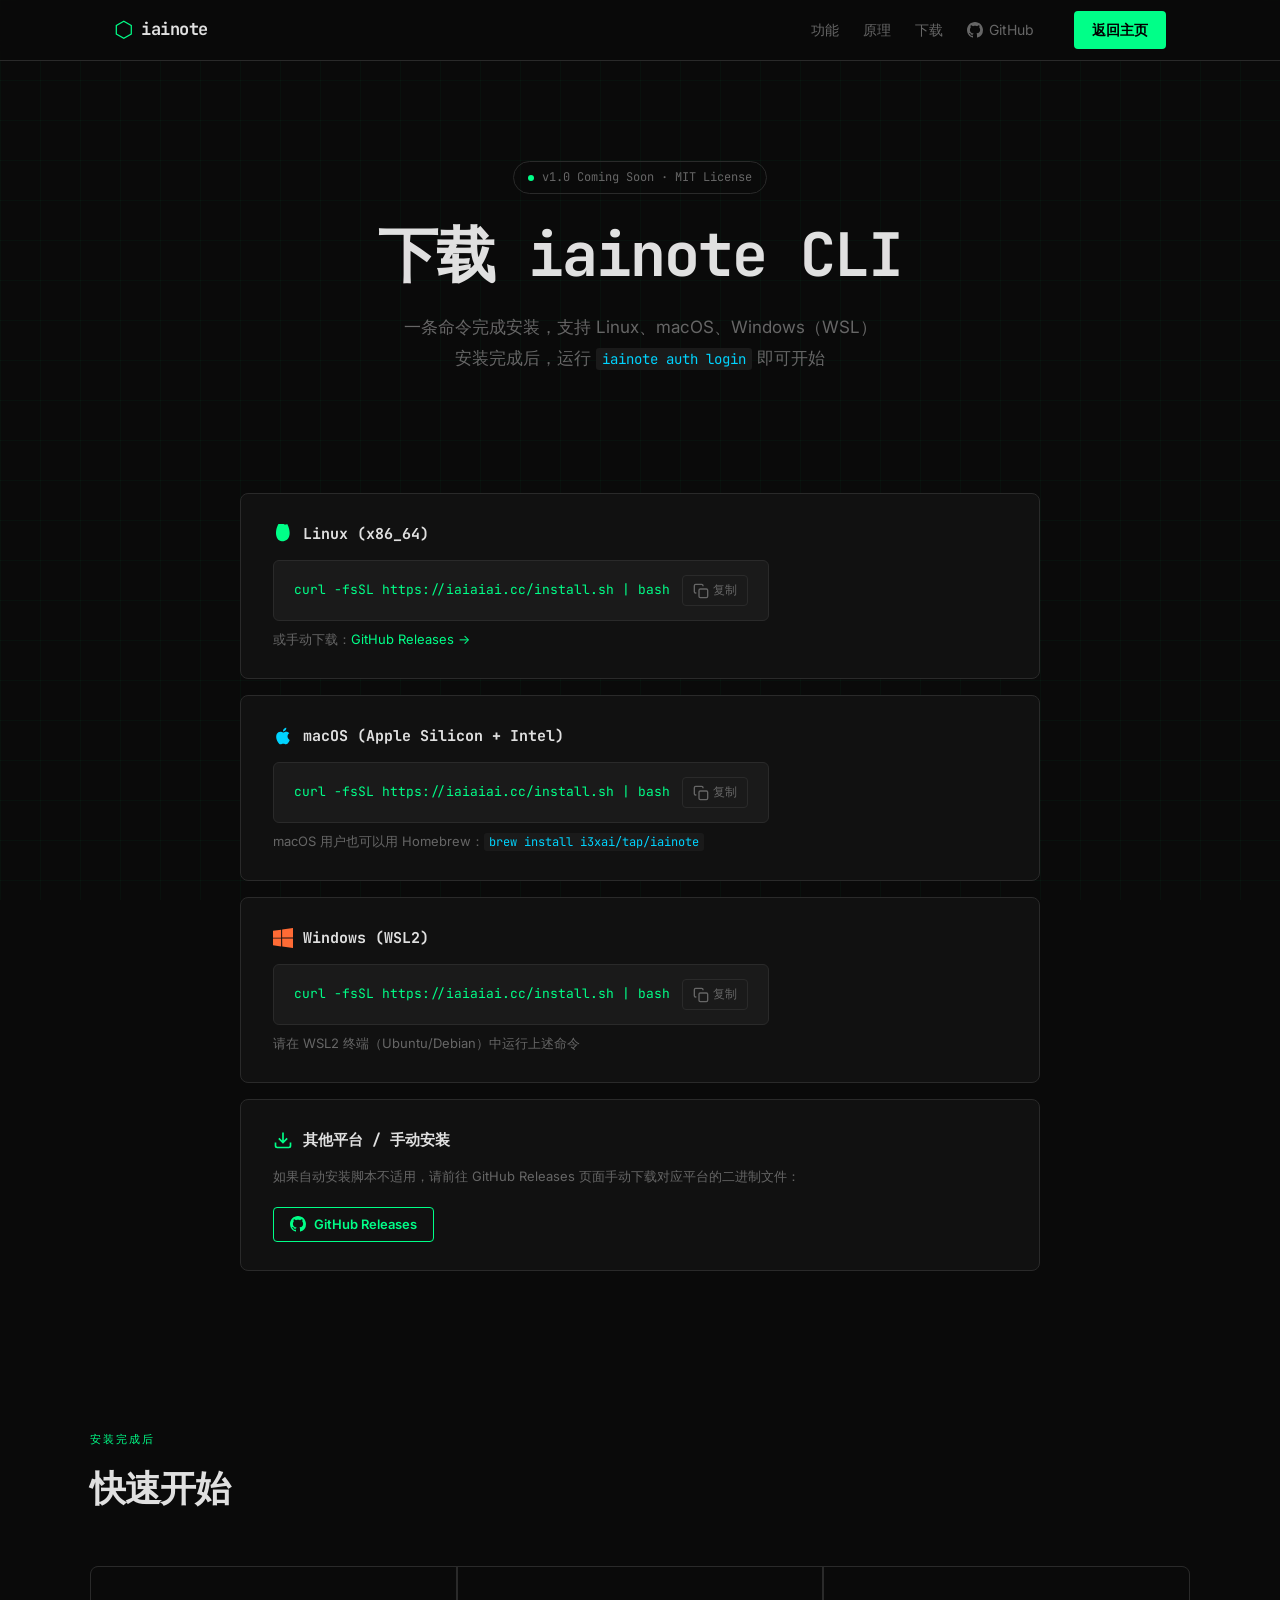
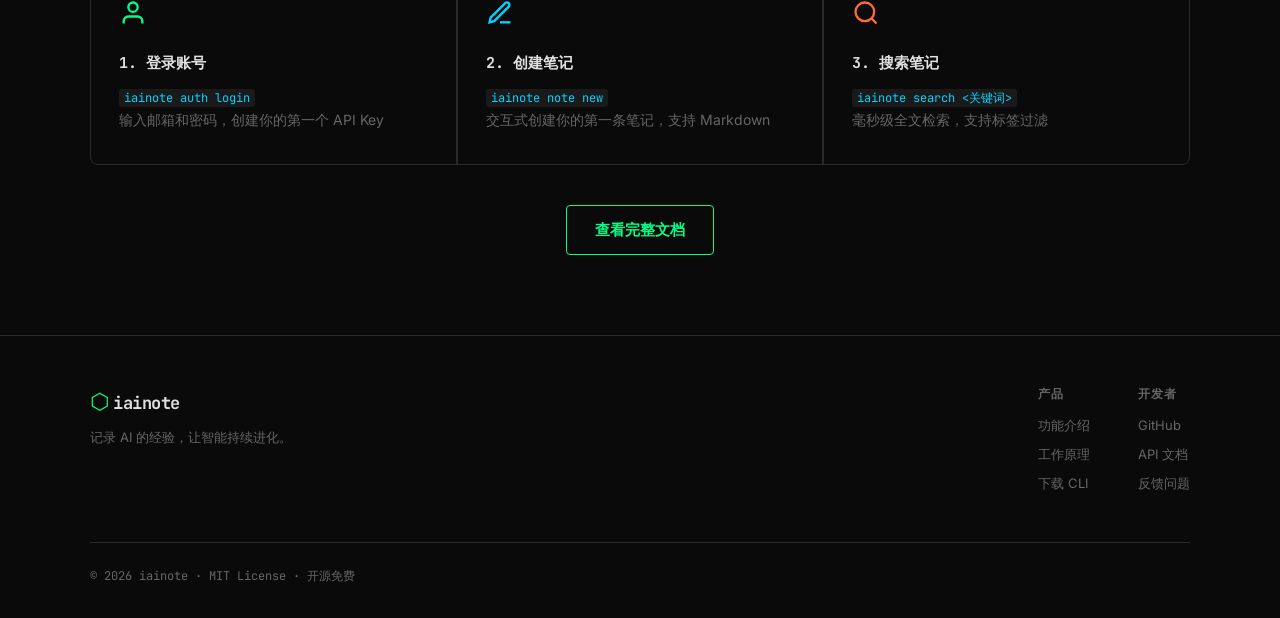
<file: website/download.html>
<!DOCTYPE html>
<html lang="zh-CN">
<head>
  <meta charset="UTF-8">
  <meta name="viewport" content="width=device-width, initial-scale=1.0">
  <title>下载 iainote CLI - AI 时代的云端笔记系统</title>
  <meta name="description" content="下载 iainote CLI 客户端，一条命令完成安装，支持 Linux、macOS、Windows。">
  <link rel="icon" type="image/svg+xml" href="data:image/svg+xml,<svg xmlns='http://www.w3.org/2000/svg' viewBox='0 0 32 32'><rect width='32' height='32' fill='%230a0a0a'/><text x='4' y='24' font-size='20' fill='%2300ff88'>i</text></svg>">
  <link rel="preconnect" href="https://fonts.googleapis.com">
  <link rel="preconnect" href="https://fonts.gstatic.com" crossorigin>
  <link href="https://fonts.googleapis.com/css2?family=JetBrains+Mono:wght@400;500;700&family=Inter:wght@400;500;600;700&display=swap" rel="stylesheet">
  <link rel="stylesheet" href="styles/main.css">
</head>
<body>

  <!-- Header -->
  <header class="header">
    <div class="header-inner">
      <a href="index.html" class="logo">
        <span class="logo-icon">⬡</span>
        <span class="logo-text">iainote</span>
      </a>
      <nav class="nav">
        <a href="index.html#features" class="nav-link">功能</a>
        <a href="index.html#how-it-works" class="nav-link">原理</a>
        <a href="#download" class="nav-link">下载</a>
        <a href="https://github.com/i3xai/iainote" class="nav-link nav-github" target="_blank">
          <svg width="16" height="16" viewBox="0 0 24 24" fill="currentColor"><path d="M12 0C5.37 0 0 5.37 0 12c0 5.31 3.435 9.795 8.205 11.385.6.105.825-.255.825-.57 0-.285-.015-1.23-.015-2.235-3.015.555-3.795-.735-4.035-1.41-.135-.345-.72-1.41-1.23-1.695-.42-.225-1.02-.78-.015-.795.945-.015 1.62.87 1.845 1.23 1.08 1.815 2.805 1.305 3.495.99.105-.78.42-1.305.765-1.605-2.67-.3-5.46-1.335-5.46-5.925 0-1.305.465-2.385 1.23-3.225-.12-.3-.54-1.53.12-3.18 0 0 1.005-.315 3.3 1.23.96-.27 1.98-.405 3-.405s2.04.135 3 .405c2.295-1.56 3.3-1.23 3.3-1.23.66 1.65.24 2.88.12 3.18.765.84 1.23 1.905 1.23 3.225 0 4.605-2.805 5.625-5.475 5.925.435.375.81 1.095.81 2.22 0 1.605-.015 2.895-.015 3.3 0 .315.225.69.825.57A12.02 12.02 0 0 0 24 12c0-6.63-5.37-12-12-12z"/></svg>
          GitHub
        </a>
      </nav>
      <a href="index.html" class="btn btn-primary">返回主页</a>
    </div>
  </header>

  <!-- Download Hero -->
  <section class="hero">
    <div class="hero-inner">
      <div class="hero-badge">
        <span class="badge-dot"></span>
        v1.0 Coming Soon · MIT License
      </div>
      <h1 class="hero-title">
        下载 iainote CLI
      </h1>
      <p class="hero-sub">
        一条命令完成安装，支持 Linux、macOS、Windows（WSL）<br>
        安装完成后，运行 <code>iainote auth login</code> 即可开始
      </p>
    </div>
  </section>

  <!-- Install Commands -->
  <section class="terminal-section" id="download">
    <div class="terminal-section-inner">

      <!-- Linux -->
      <div class="platform-block" id="linux">
        <div class="platform-label">
          <svg width="20" height="20" viewBox="0 0 24 24" fill="#00ff88">
            <path d="M12.504 0c-.155 0-.315.008.48.06.466.034.945.094 1.38.157.435.062.9.16 1.335.255.435.095.855.21 1.11.345.255.135.24.27.18.39-.06.12-.21.09-.36.075-.15-.015-.345-.045-.555-.09-.21-.044-.435-.104-.645-.135-.21-.03-.45-.045-.63-.06-.18-.014-.33-.044-.39-.044-.06 0-.18.015-.36.06-.18.044-.39.09-.585.135-.21.06-.42.09-.6.12-.18.03-.315.045-.495.045-.21 0-.36-.06-.48-.18-.12-.12-.15-.285-.075-.45.075-.165.24-.285.39-.39.165-.105.36-.195.54-.255.18-.06.39-.135.585-.21.195-.075.36-.165.495-.195.135-.03.27-.06.39-.09.12-.03.18-.06.24-.075.06-.015.09-.045.105-.09.015-.045.015-.105-.015-.18-.03-.075-.075-.165-.135-.255-.06-.09-.135-.18-.24-.285-.105-.105-.225-.195-.345-.27-.12-.075-.255-.15-.405-.21-.15-.06-.3-.105-.45-.135-.15-.03-.315-.06-.465-.075-.15-.015-.3 0-.435.015-.135.015-.24.045-.33.075-.09.03-.18.075-.255.12-.075.045-.135.09-.18.135-.045.045-.09.105-.105.15-.015.045-.03.12 0 .195.03.075.09.15.165.24.075.09.165.18.27.285.105.105.24.195.36.27.12.075.27.135.42.18.15.045.315.075.48.09.165.015.345.015.51 0 .165-.015.33-.045.48-.09.15-.045.285-.12.405-.195.12-.075.225-.165.315-.255.09-.09.165-.18.225-.285.06-.105.105-.21.12-.3.015-.09.015-.18 0-.255-.015-.075-.045-.15-.075-.225-.03-.075-.075-.135-.135-.21-.06-.075-.12-.15-.195-.225-.075-.075-.18-.15-.27-.21-.105-.06-.21-.12-.33-.18-.12-.06-.24-.105-.375-.15-.135-.045-.285-.075-.435-.105-.15-.03-.315-.045-.48-.045-.165 0-.345.015-.525.045-.18.03-.36.09-.54.165-.18.075-.345.18-.51.3-.165.12-.315.255-.45.39-.135.135-.255.3-.36.465-.105.165-.18.33-.24.495-.06.165-.105.33-.12.48-.015.15 0 .285.03.39.03.105.09.18.18.225.09.045.21.045.36 0 .15-.045.33-.12.51-.225.18-.105.375-.24.555-.39.18-.15.345-.33.48-.525.135-.195.24-.39.315-.585.075-.195.12-.375.135-.54.015-.165-.015-.3-.075-.39-.06-.09-.165-.15-.3-.165-.135-.015-.315.015-.51.09-.195.075-.42.195-.645.345-.225.15-.45.33-.66.525-.21.195-.405.405-.585.615-.18.21-.345.42-.48.63-.135.21-.24.405-.315.585-.075.18-.12.33-.135.45-.015.12.015.21.09.27.075.06.195.06.36 0 .165-.06.375-.18.6-.345.225-.165.48-.39.735-.645.255-.255.525-.54.795-.855.27-.315.54-.645.795-.975.255-.33.48-.645.66-.945.18-.3.315-.57.405-.81.09-.24.12-.435.09-.585-.03-.15-.12-.255-.27-.315-.15-.06-.36-.045-.63.045-.27.09-.585.27-.945.525-.36.255-.75.585-1.14.975-.39.39-.78.84-1.14 1.335-.36.495-.675 1.005-.915 1.515-.24.51-.405.99-.48 1.425-.075.435-.03.81.12 1.11.15.3.42.51.81.615.39.105.87.075 1.425-.09.555-.165 1.17-.45 1.8-.855.63-.405 1.29-.93 1.95-1.545.66-.615 1.305-1.32 1.905-2.085.6-.765 1.125-1.545 1.545-2.31.42-.765.75-1.485.96-2.13.21-.645.315-1.2.315-1.635 0-.435-.105-.78-.315-1.02-.21-.24-.54-.39-.99-.45-.45-.06-1.02.015-1.68.225-.66.21-1.41.585-2.22 1.11-.81.525-1.68 1.26-2.58 2.175-.9.915-1.815 2.025-2.715 3.285-.9 1.26-1.71 2.655-2.4 4.14-.69 1.485-1.23 3.045-1.59 4.62-.36 1.575-.54 3.12-.54 4.59 0 1.47.18 2.82.54 4.02.36 1.2.87 2.25 1.5 3.12.63.87 1.38 1.53 2.22 1.98.84.45 1.77.72 2.76.81.99.09 1.98.015 2.94-.225.96-.24 1.86-.645 2.67-1.2.81-.555 1.53-1.29 2.13-2.19.6-.9 1.05-1.95 1.32-3.12.27-1.17.36-2.505.27-3.975-.09-1.47-.36-3.06-.81-4.74-.45-1.68-1.08-3.375-1.86-5.025-.78-1.65-1.71-3.18-2.76-4.545-1.05-1.365-2.22-2.52-3.45-3.435-1.23-.915-2.52-1.605-3.81-2.055-1.29-.45-2.55-.645-3.72-.585z"/></svg>
          Linux (x86_64)
        </div>
        <div class="install-cmd">
          <code id="install-cmd-linux">curl -fsSL https://iaiaiai.cc/install.sh | bash</code>
          <button class="copy-btn" onclick="copyInstall('install-cmd-linux')">
            <svg width="16" height="16" viewBox="0 0 24 24" fill="none" stroke="currentColor" stroke-width="2">
              <rect x="9" y="9" width="13" height="13" rx="2"/><path d="M5 15H4a2 2 0 0 1-2-2V4a2 2 0 0 1 2-2h9a2 2 0 0 1 2 2v1"/>
            </svg>
            复制
          </button>
        </div>
        <p class="platform-note">或手动下载：<a href="https://github.com/i3xai/iainote/releases" target="_blank">GitHub Releases →</a></p>
      </div>

      <!-- macOS -->
      <div class="platform-block" id="macos">
        <div class="platform-label">
          <svg width="20" height="20" viewBox="0 0 24 24" fill="#00d4ff">
            <path d="M18.71 19.5c-.83 1.24-1.71 2.45-3.05 2.47-1.34.03-1.77-.79-3.29-.79-1.53 0-2 .77-3.27.82-1.31.05-2.3-1.32-3.14-2.53C4.25 17 2.94 12.45 4.7 9.39c.87-1.52 2.43-2.48 4.12-2.51 1.28-.02 2.5.87 3.29.87.78 0 2.26-1.07 3.8-.91.65.03 2.47.26 3.64 1.98-.09.06-2.17 1.28-2.15 3.81.03 3.02 2.65 4.03 2.68 4.04-.03.07-.42 1.44-1.38 2.83M13 3.5c.73-.83 1.94-1.46 2.94-1.5.13 1.17-.34 2.35-1.04 3.19-.69.85-1.83 1.51-2.95 1.42-.15-1.15.41-2.35 1.05-3.11z"/>
          </svg>
          macOS (Apple Silicon + Intel)
        </div>
        <div class="install-cmd">
          <code id="install-cmd-macos">curl -fsSL https://iaiaiai.cc/install.sh | bash</code>
          <button class="copy-btn" onclick="copyInstall('install-cmd-macos')">
            <svg width="16" height="16" viewBox="0 0 24 24" fill="none" stroke="currentColor" stroke-width="2">
              <rect x="9" y="9" width="13" height="13" rx="2"/><path d="M5 15H4a2 2 0 0 1-2-2V4a2 2 0 0 1 2-2h9a2 2 0 0 1 2 2v1"/>
            </svg>
            复制
          </button>
        </div>
        <p class="platform-note">macOS 用户也可以用 Homebrew：<code>brew install i3xai/tap/iainote</code></p>
      </div>

      <!-- Windows WSL -->
      <div class="platform-block" id="windows">
        <div class="platform-label">
          <svg width="20" height="20" viewBox="0 0 24 24" fill="#ff6b35">
            <path d="M0 3.449L9.75 2.1v9.451H0m10.949-9.602L24 0v11.4H10.949M0 12.6h9.75v9.451L0 20.699M10.949 12.6H24V24l-12.9-1.801"/>
          </svg>
          Windows (WSL2)
        </div>
        <div class="install-cmd">
          <code id="install-cmd-wsl">curl -fsSL https://iaiaiai.cc/install.sh | bash</code>
          <button class="copy-btn" onclick="copyInstall('install-cmd-wsl')">
            <svg width="16" height="16" viewBox="0 0 24 24" fill="none" stroke="currentColor" stroke-width="2">
              <rect x="9" y="9" width="13" height="13" rx="2"/><path d="M5 15H4a2 2 0 0 1-2-2V4a2 2 0 0 1 2-2h9a2 2 0 0 1 2 2v1"/>
            </svg>
            复制
          </button>
        </div>
        <p class="platform-note">请在 WSL2 终端（Ubuntu/Debian）中运行上述命令</p>
      </div>

      <!-- 手动下载 -->
      <div class="platform-block" id="other">
        <div class="platform-label">
          <svg width="20" height="20" viewBox="0 0 24 24" fill="none" stroke="#00ff88" stroke-width="2">
            <path d="M21 15v4a2 2 0 0 1-2 2H5a2 2 0 0 1-2-2v-4M7 10l5 5 5-5M12 15V3"/>
          </svg>
          其他平台 / 手动安装
        </div>
        <p class="platform-desc">
          如果自动安装脚本不适用，请前往 GitHub Releases 页面手动下载对应平台的二进制文件：
        </p>
        <a href="https://github.com/i3xai/iainote/releases" target="_blank" class="btn btn-outline" style="margin-top: 12px;">
          <svg width="16" height="16" viewBox="0 0 24 24" fill="currentColor"><path d="M12 0C5.37 0 0 5.37 0 12c0 5.31 3.435 9.795 8.205 11.385.6.105.825-.255.825-.57 0-.285-.015-1.23-.015-2.235-3.015.555-3.795-.735-4.035-1.41-.135-.345-.72-1.41-1.23-1.695-.42-.225-1.02-.78-.015-.795.945-.015 1.62.87 1.845 1.23 1.08 1.815 2.805 1.305 3.495.99.105-.78.42-1.305.765-1.605-2.67-.3-5.46-1.335-5.46-5.925 0-1.305.465-2.385 1.23-3.225-.12-.3-.54-1.53.12-3.18 0 0 1.005-.315 3.3 1.23.96-.27 1.98-.405 3-.405s2.04.135 3 .405c2.295-1.56 3.3-1.23 3.3-1.23.66 1.65.24 2.88.12 3.18.765.84 1.23 1.905 1.23 3.225 0 4.605-2.805 5.625-5.475 5.925.435.375.81 1.095.81 2.22 0 1.605-.015 2.895-.015 3.3 0 .315.225.69.825.57A12.02 12.02 0 0 0 24 12c0-6.63-5.37-12-12-12z"/></svg>
          GitHub Releases
        </a>
      </div>

    </div>
  </section>

  <!-- Next Steps -->
  <section class="features">
    <div class="features-inner">
      <div class="section-label">安装完成后</div>
      <h2 class="section-title">快速开始</h2>
      <div class="features-grid">
        <div class="feature-card">
          <div class="feature-icon">
            <svg width="28" height="28" viewBox="0 0 24 24" fill="none" stroke="#00ff88" stroke-width="2">
              <path d="M20 21v-2a4 4 0 0 0-4-4H8a4 4 0 0 0-4 4v2"/><circle cx="12" cy="7" r="4"/>
            </svg>
          </div>
          <h3 class="feature-title">1. 登录账号</h3>
          <p class="feature-desc"><code>iainote auth login</code><br>输入邮箱和密码，创建你的第一个 API Key</p>
        </div>
        <div class="feature-card">
          <div class="feature-icon">
            <svg width="28" height="28" viewBox="0 0 24 24" fill="none" stroke="#00d4ff" stroke-width="2">
              <path d="M12 20h9"/><path d="M16.5 3.5a2.121 2.121 0 0 1 3 3L7 19l-4 1 1-4L16.5 3.5z"/>
            </svg>
          </div>
          <h3 class="feature-title">2. 创建笔记</h3>
          <p class="feature-desc"><code>iainote note new</code><br>交互式创建你的第一条笔记，支持 Markdown</p>
        </div>
        <div class="feature-card">
          <div class="feature-icon">
            <svg width="28" height="28" viewBox="0 0 24 24" fill="none" stroke="#ff6b35" stroke-width="2">
              <circle cx="11" cy="11" r="8"/><line x1="21" y1="21" x2="16.65" y2="16.65"/>
            </svg>
          </div>
          <h3 class="feature-title">3. 搜索笔记</h3>
          <p class="feature-desc"><code>iainote search &lt;关键词&gt;</code><br>毫秒级全文检索，支持标签过滤</p>
        </div>
      </div>
      <div style="text-align:center;margin-top:40px;">
        <a href="docs.html" class="btn btn-outline btn-lg">查看完整文档</a>
      </div>
    </div>
  </section>

  <!-- Footer -->
  <footer class="footer">
    <div class="footer-inner">
      <div class="footer-brand">
        <span class="logo-icon">⬡</span>
        <span class="logo-text">iainote</span>
        <p class="footer-tagline">记录 AI 的经验，让智能持续进化。</p>
      </div>
      <div class="footer-links">
        <div class="footer-col">
          <h4>产品</h4>
          <a href="index.html#features">功能介绍</a>
          <a href="index.html#how-it-works">工作原理</a>
          <a href="#download">下载 CLI</a>
        </div>
        <div class="footer-col">
          <h4>开发者</h4>
          <a href="https://github.com/i3xai/iainote" target="_blank">GitHub</a>
          <a href="docs.html">API 文档</a>
          <a href="https://github.com/i3xai/iainote/issues" target="_blank">反馈问题</a>
        </div>
      </div>
    </div>
    <div class="footer-bottom">
      <span>© 2026 iainote · MIT License · 开源免费</span>
    </div>
  </footer>

  <script src="scripts/main.js"></script>
  <script>
    function copyInstall(id) {
      const el = document.getElementById(id);
      navigator.clipboard.writeText(el.textContent.trim()).then(() => {
        const btn = el.parentElement.querySelector('.copy-btn');
        btn.textContent = '已复制!';
        setTimeout(() => btn.innerHTML = '<svg width="16" height="16" viewBox="0 0 24 24" fill="none" stroke="currentColor" stroke-width="2"><rect x="9" y="9" width="13" height="13" rx="2"/><path d="M5 15H4a2 2 0 0 1-2-2V4a2 2 0 0 1 2-2h9a2 2 0 0 1 2 2v1"/></svg> 复制', 1500);
      });
    }
  </script>
</body>
</html>
</file>
<file: website/styles/main.css>
/* ========================================
   iainote — Neo-Terminal Brutalism Style
   2026 AI Tool Aesthetic
   ======================================== */

:root {
  --bg: #0a0a0a;
  --bg2: #111111;
  --bg3: #1a1a1a;
  --green: #00ff88;
  --blue: #00d4ff;
  --orange: #ff6b35;
  --border: #2a2a2a;
  --text: #e0e0e0;
  --text-dim: #666;
  --font-mono: 'JetBrains Mono', 'Fira Code', monospace;
  --font-ui: 'Inter', system-ui, sans-serif;
}

*, *::before, *::after { box-sizing: border-box; margin: 0; padding: 0; }

html { scroll-behavior: smooth; }

body {
  background: var(--bg);
  color: var(--text);
  font-family: var(--font-ui);
  line-height: 1.6;
  -webkit-font-smoothing: antialiased;
}

/* ---- Grid Background ---- */
body::before {
  content: '';
  position: fixed;
  inset: 0;
  background-image:
    linear-gradient(rgba(0,255,136,0.03) 1px, transparent 1px),
    linear-gradient(90deg, rgba(0,255,136,0.03) 1px, transparent 1px);
  background-size: 40px 40px;
  pointer-events: none;
  z-index: 0;
}

/* ---- Scrollbar ---- */
::-webkit-scrollbar { width: 6px; }
::-webkit-scrollbar-track { background: var(--bg); }
::-webkit-scrollbar-thumb { background: var(--border); border-radius: 3px; }
::-webkit-scrollbar-thumb:hover { background: var(--text-dim); }

/* ---- Layout Helpers ---- */
.container {
  max-width: 1100px;
  margin: 0 auto;
  padding: 0 24px;
  position: relative;
  z-index: 1;
}

/* ---- Header ---- */
.header {
  position: sticky;
  top: 0;
  z-index: 100;
  background: rgba(10,10,10,0.85);
  backdrop-filter: blur(12px);
  border-bottom: 1px solid var(--border);
}
.header-inner {
  max-width: 1100px;
  margin: 0 auto;
  padding: 0 24px;
  height: 60px;
  display: flex;
  align-items: center;
  gap: 32px;
}
.logo {
  display: flex;
  align-items: center;
  gap: 8px;
  text-decoration: none;
  color: var(--text);
}
.logo-icon { font-size: 22px; color: var(--green); }
.logo-text { font-family: var(--font-mono); font-weight: 700; font-size: 17px; letter-spacing: -0.5px; }
.nav {
  display: flex;
  align-items: center;
  gap: 24px;
  margin-left: auto;
}
.nav-link {
  color: var(--text-dim);
  text-decoration: none;
  font-size: 14px;
  font-family: var(--font-ui);
  transition: color 0.15s;
}
.nav-link:hover { color: var(--text); }
.nav-github {
  display: flex;
  align-items: center;
  gap: 6px;
}
.header .btn { margin-left: 8px; }

/* ---- Buttons ---- */
.btn {
  display: inline-flex;
  align-items: center;
  gap: 8px;
  padding: 8px 18px;
  border-radius: 4px;
  font-size: 14px;
  font-weight: 600;
  font-family: var(--font-ui);
  text-decoration: none;
  cursor: pointer;
  border: none;
  transition: all 0.15s;
  white-space: nowrap;
}
.btn-primary {
  background: var(--green);
  color: #000;
}
.btn-primary:hover { background: #00e07a; }
.btn-ghost {
  background: transparent;
  color: var(--text);
  border: 1px solid var(--border);
}
.btn-ghost:hover { border-color: var(--text-dim); }
.btn-outline {
  background: transparent;
  color: var(--green);
  border: 1px solid var(--green);
  padding: 6px 16px;
  font-size: 13px;
}
.btn-outline:hover { background: rgba(0,255,136,0.08); }
.btn-outline-green {
  background: transparent;
  color: var(--green);
  border: 2px solid var(--green);
  padding: 10px 24px;
  font-size: 14px;
}
.btn-outline-green:hover { background: rgba(0,255,136,0.08); }
.btn-lg { padding: 12px 28px; font-size: 15px; }

/* ---- Hero ---- */
.hero {
  padding: 100px 0 80px;
  text-align: center;
  position: relative;
  z-index: 1;
}
.hero-inner { max-width: 700px; margin: 0 auto; padding: 0 24px; }
.hero-badge {
  display: inline-flex;
  align-items: center;
  gap: 8px;
  padding: 6px 14px;
  border: 1px solid var(--border);
  border-radius: 100px;
  font-size: 12px;
  color: var(--text-dim);
  font-family: var(--font-mono);
  margin-bottom: 28px;
}
.badge-dot {
  width: 6px;
  height: 6px;
  border-radius: 50%;
  background: var(--green);
  animation: pulse-dot 2s ease-in-out infinite;
}
@keyframes pulse-dot {
  0%, 100% { opacity: 1; transform: scale(1); }
  50% { opacity: 0.4; transform: scale(0.8); }
}
.hero-title {
  font-family: var(--font-mono);
  font-size: clamp(36px, 6vw, 60px);
  font-weight: 700;
  line-height: 1.1;
  letter-spacing: -2px;
  margin-bottom: 24px;
  color: var(--text);
}
.hero-title-accent { color: var(--green); }
.hero-sub {
  font-size: 17px;
  color: var(--text-dim);
  line-height: 1.8;
  margin-bottom: 40px;
}
.hero-sub code {
  background: var(--bg3);
  padding: 2px 6px;
  border-radius: 3px;
  font-family: var(--font-mono);
  font-size: 14px;
  color: var(--blue);
}
.hero-cta { display: flex; gap: 16px; justify-content: center; flex-wrap: wrap; }

/* ---- Terminal Section ---- */
.terminal-section {
  padding: 0 24px 80px;
  position: relative;
  z-index: 1;
}
.terminal-section-inner { max-width: 800px; margin: 0 auto; }
.terminal-window {
  background: var(--bg2);
  border: 1px solid var(--border);
  border-radius: 8px;
  overflow: hidden;
  box-shadow: 0 0 60px rgba(0,255,136,0.06), 0 20px 40px rgba(0,0,0,0.5);
}
.terminal-bar {
  display: flex;
  align-items: center;
  gap: 12px;
  padding: 12px 16px;
  background: var(--bg3);
  border-bottom: 1px solid var(--border);
}
.terminal-dots { display: flex; gap: 6px; }
.dot { width: 12px; height: 12px; border-radius: 50%; }
.dot-red { background: #ff5f57; }
.dot-yellow { background: #ffbd2e; }
.dot-green { background: #28ca41; }
.terminal-title { font-family: var(--font-mono); font-size: 12px; color: var(--text-dim); margin: 0 auto; }
.terminal-body {
  padding: 20px 24px;
  font-family: var(--font-mono);
  font-size: 13px;
  line-height: 1.8;
  min-height: 200px;
}
.terminal-line { margin-bottom: 4px; }
.line-cmd { color: var(--text); }
.line-out { color: var(--text-dim); padding-left: 2px; }
.cursor {
  display: inline-block;
  color: var(--green);
  animation: blink 1s step-end infinite;
}
@keyframes blink { 50% { opacity: 0; } }

/* ---- Sections ---- */
.features, .how-it-works, .code-example, .download-cta {
  padding: 80px 24px;
  position: relative;
  z-index: 1;
}
.features-inner, .how-it-works-inner, .code-example-inner {
  max-width: 1100px;
  margin: 0 auto;
}
.section-label {
  font-family: var(--font-mono);
  font-size: 11px;
  letter-spacing: 2px;
  text-transform: uppercase;
  color: var(--green);
  margin-bottom: 12px;
}
.section-title {
  font-family: var(--font-mono);
  font-size: clamp(24px, 4vw, 36px);
  font-weight: 700;
  letter-spacing: -1px;
  margin-bottom: 48px;
  color: var(--text);
}

/* ---- Features Grid ---- */
.features-grid {
  display: grid;
  grid-template-columns: repeat(auto-fit, minmax(300px, 1fr));
  gap: 2px;
  background: var(--border);
  border: 1px solid var(--border);
  border-radius: 8px;
  overflow: hidden;
}
.feature-card {
  background: var(--bg);
  padding: 32px 28px;
  transition: background 0.2s;
}
.feature-card:hover { background: var(--bg2); }
.feature-icon { margin-bottom: 16px; }
.feature-title {
  font-family: var(--font-mono);
  font-size: 15px;
  font-weight: 700;
  margin-bottom: 10px;
  color: var(--text);
}
.feature-desc {
  font-size: 14px;
  color: var(--text-dim);
  line-height: 1.7;
}
.feature-desc code {
  font-family: var(--font-mono);
  font-size: 12px;
  background: var(--bg3);
  padding: 1px 5px;
  border-radius: 3px;
  color: var(--blue);
}

/* ---- How It Works ---- */
.how-it-works { background: var(--bg2); border-top: 1px solid var(--border); border-bottom: 1px solid var(--border); }
.steps {
  display: flex;
  align-items: flex-start;
  gap: 16px;
  flex-wrap: wrap;
}
.step {
  flex: 1;
  min-width: 260px;
  background: var(--bg);
  border: 1px solid var(--border);
  border-radius: 8px;
  padding: 28px;
  position: relative;
}
.step-connector {
  font-family: var(--font-mono);
  font-size: 28px;
  color: var(--green);
  padding-top: 80px;
  flex-shrink: 0;
}
.step-num {
  font-family: var(--font-mono);
  font-size: 40px;
  font-weight: 700;
  color: var(--bg3);
  border: 2px solid var(--border);
  border-radius: 6px;
  width: 56px;
  height: 56px;
  display: flex;
  align-items: center;
  justify-content: center;
  margin-bottom: 16px;
  letter-spacing: -2px;
}
.step-title {
  font-family: var(--font-mono);
  font-size: 15px;
  font-weight: 700;
  margin-bottom: 10px;
}
.step-desc { font-size: 13px; color: var(--text-dim); line-height: 1.7; margin-bottom: 14px; }
.step-code {
  background: var(--bg3);
  border: 1px solid var(--border);
  border-radius: 4px;
  padding: 10px 12px;
}
.step-code code {
  font-family: var(--font-mono);
  font-size: 11px;
  color: var(--blue);
  word-break: break-all;
}

/* ---- Code Example ---- */
.code-split {
  display: grid;
  grid-template-columns: 1fr 1fr;
  gap: 2px;
  background: var(--border);
  border: 1px solid var(--border);
  border-radius: 8px;
  overflow: hidden;
}
.code-panel { background: var(--bg2); }
.code-panel-label {
  padding: 10px 16px;
  font-family: var(--font-mono);
  font-size: 11px;
  color: var(--text-dim);
  border-bottom: 1px solid var(--border);
  text-transform: uppercase;
  letter-spacing: 1px;
}
.code-block {
  padding: 20px;
  font-family: var(--font-mono);
  font-size: 12px;
  line-height: 1.8;
  overflow-x: auto;
  white-space: pre;
}
.code-comment { color: #555; }
.code-str { color: var(--green); }
.code-key { color: var(--blue); }
.code-num { color: var(--orange); }
mark { background: rgba(0,255,136,0.2); color: var(--green); border-radius: 2px; padding: 0 2px; }

/* ---- Download CTA ---- */
.download-cta { background: var(--bg2); border-top: 1px solid var(--border); }
.download-cta-inner { max-width: 700px; margin: 0 auto; text-align: center; }
.download-box {
  background: var(--bg);
  border: 2px solid var(--green);
  border-radius: 8px;
  padding: 48px 40px;
}
.download-title {
  font-family: var(--font-mono);
  font-size: clamp(22px, 4vw, 32px);
  font-weight: 700;
  margin-bottom: 12px;
}
.download-desc { color: var(--text-dim); font-size: 14px; margin-bottom: 32px; }
.install-block { margin-bottom: 24px; }
.install-cmd {
  display: inline-flex;
  align-items: center;
  gap: 12px;
  background: var(--bg3);
  border: 1px solid var(--border);
  border-radius: 6px;
  padding: 14px 20px;
}
.install-cmd code {
  font-family: var(--font-mono);
  font-size: 13px;
  color: var(--green);
}
.copy-btn {
  background: transparent;
  border: 1px solid var(--border);
  border-radius: 4px;
  padding: 6px 10px;
  color: var(--text-dim);
  cursor: pointer;
  font-size: 12px;
  font-family: var(--font-ui);
  display: flex;
  align-items: center;
  gap: 4px;
  transition: all 0.15s;
  white-space: nowrap;
}
.copy-btn:hover { border-color: var(--green); color: var(--green); }
.platform-btns { display: flex; gap: 12px; justify-content: center; flex-wrap: wrap; }

/* ---- OSS Banner ---- */
.oss-banner {
  padding: 60px 24px;
  border-top: 1px solid var(--border);
  position: relative;
  z-index: 1;
}
.oss-banner-inner {
  max-width: 900px;
  margin: 0 auto;
  display: flex;
  align-items: center;
  gap: 32px;
  flex-wrap: wrap;
}
.oss-icon { flex-shrink: 0; }
.oss-text { flex: 1; min-width: 260px; }
.oss-text h3 { font-family: var(--font-mono); font-size: 20px; font-weight: 700; margin-bottom: 6px; }
.oss-text p { font-size: 14px; color: var(--text-dim); }

/* ---- Footer ---- */
.footer {
  padding: 48px 24px 32px;
  border-top: 1px solid var(--border);
  position: relative;
  z-index: 1;
}
.footer-inner {
  max-width: 1100px;
  margin: 0 auto;
  display: flex;
  gap: 48px;
  flex-wrap: wrap;
  margin-bottom: 40px;
}
.footer-brand { flex: 1; min-width: 200px; }
.footer-tagline { font-size: 13px; color: var(--text-dim); margin-top: 8px; }
.footer-links { display: flex; gap: 48px; }
.footer-col h4 { font-size: 12px; text-transform: uppercase; letter-spacing: 1px; color: var(--text-dim); margin-bottom: 12px; }
.footer-col a { display: block; font-size: 13px; color: var(--text-dim); text-decoration: none; margin-bottom: 8px; transition: color 0.15s; }
.footer-col a:hover { color: var(--green); }
.footer-bottom {
  max-width: 1100px;
  margin: 0 auto;
  padding-top: 24px;
  border-top: 1px solid var(--border);
  font-size: 12px;
  color: var(--text-dim);
  font-family: var(--font-mono);
}

/* ---- Platform Download Page ---- */
.platform-block {
  background: var(--bg2);
  border: 1px solid var(--border);
  border-radius: 8px;
  padding: 28px 32px;
  margin-bottom: 16px;
}
.platform-block:last-child { margin-bottom: 0; }
.platform-label {
  display: flex;
  align-items: center;
  gap: 10px;
  font-family: var(--font-mono);
  font-size: 15px;
  font-weight: 700;
  margin-bottom: 14px;
}
.platform-desc { font-size: 13px; color: var(--text-dim); margin-bottom: 8px; }
.platform-note { font-size: 13px; color: var(--text-dim); margin-top: 8px; }
.platform-note code {
  font-family: var(--font-mono);
  font-size: 12px;
  background: var(--bg3);
  padding: 1px 5px;
  border-radius: 3px;
  color: var(--blue);
}
.platform-note a { color: var(--green); text-decoration: none; }
.platform-note a:hover { text-decoration: underline; }

/* ---- Animations ---- */
@keyframes fadeInUp {
  from { opacity: 0; transform: translateY(20px); }
  to { opacity: 1; transform: translateY(0); }
}
.fade-in-up { animation: fadeInUp 0.6s ease-out forwards; }

/* ---- Responsive ---- */
@media (max-width: 640px) {
  .nav { gap: 12px; }
  .nav-link { display: none; }
  .nav-link:last-child, .nav-link:nth-last-child(2) { display: flex; }
  .step-connector { display: none; }
  .code-split { grid-template-columns: 1fr; }
  .hero { padding: 60px 0 50px; }
  .features, .how-it-works, .code-example, .download-cta { padding: 50px 24px; }
  .download-box { padding: 28px 20px; }
  .footer-inner { flex-direction: column; gap: 32px; }
}
</file>
